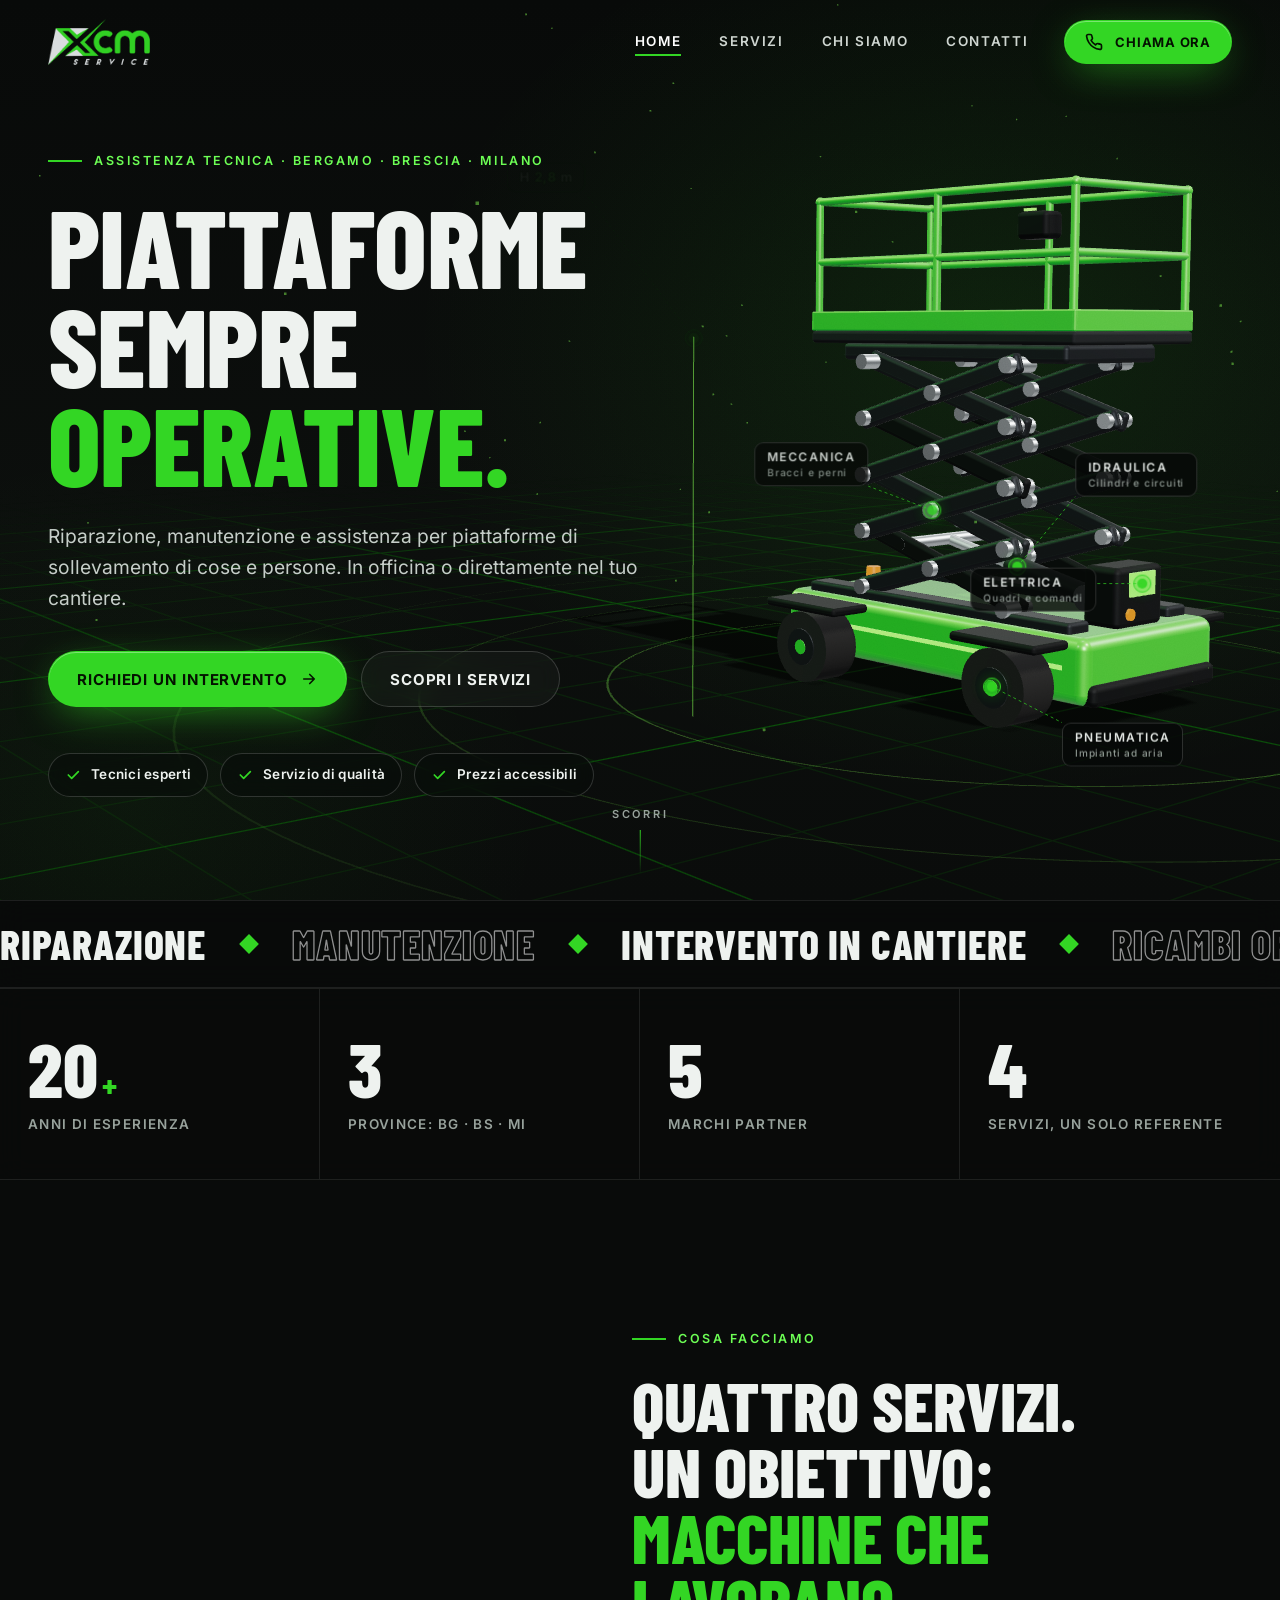
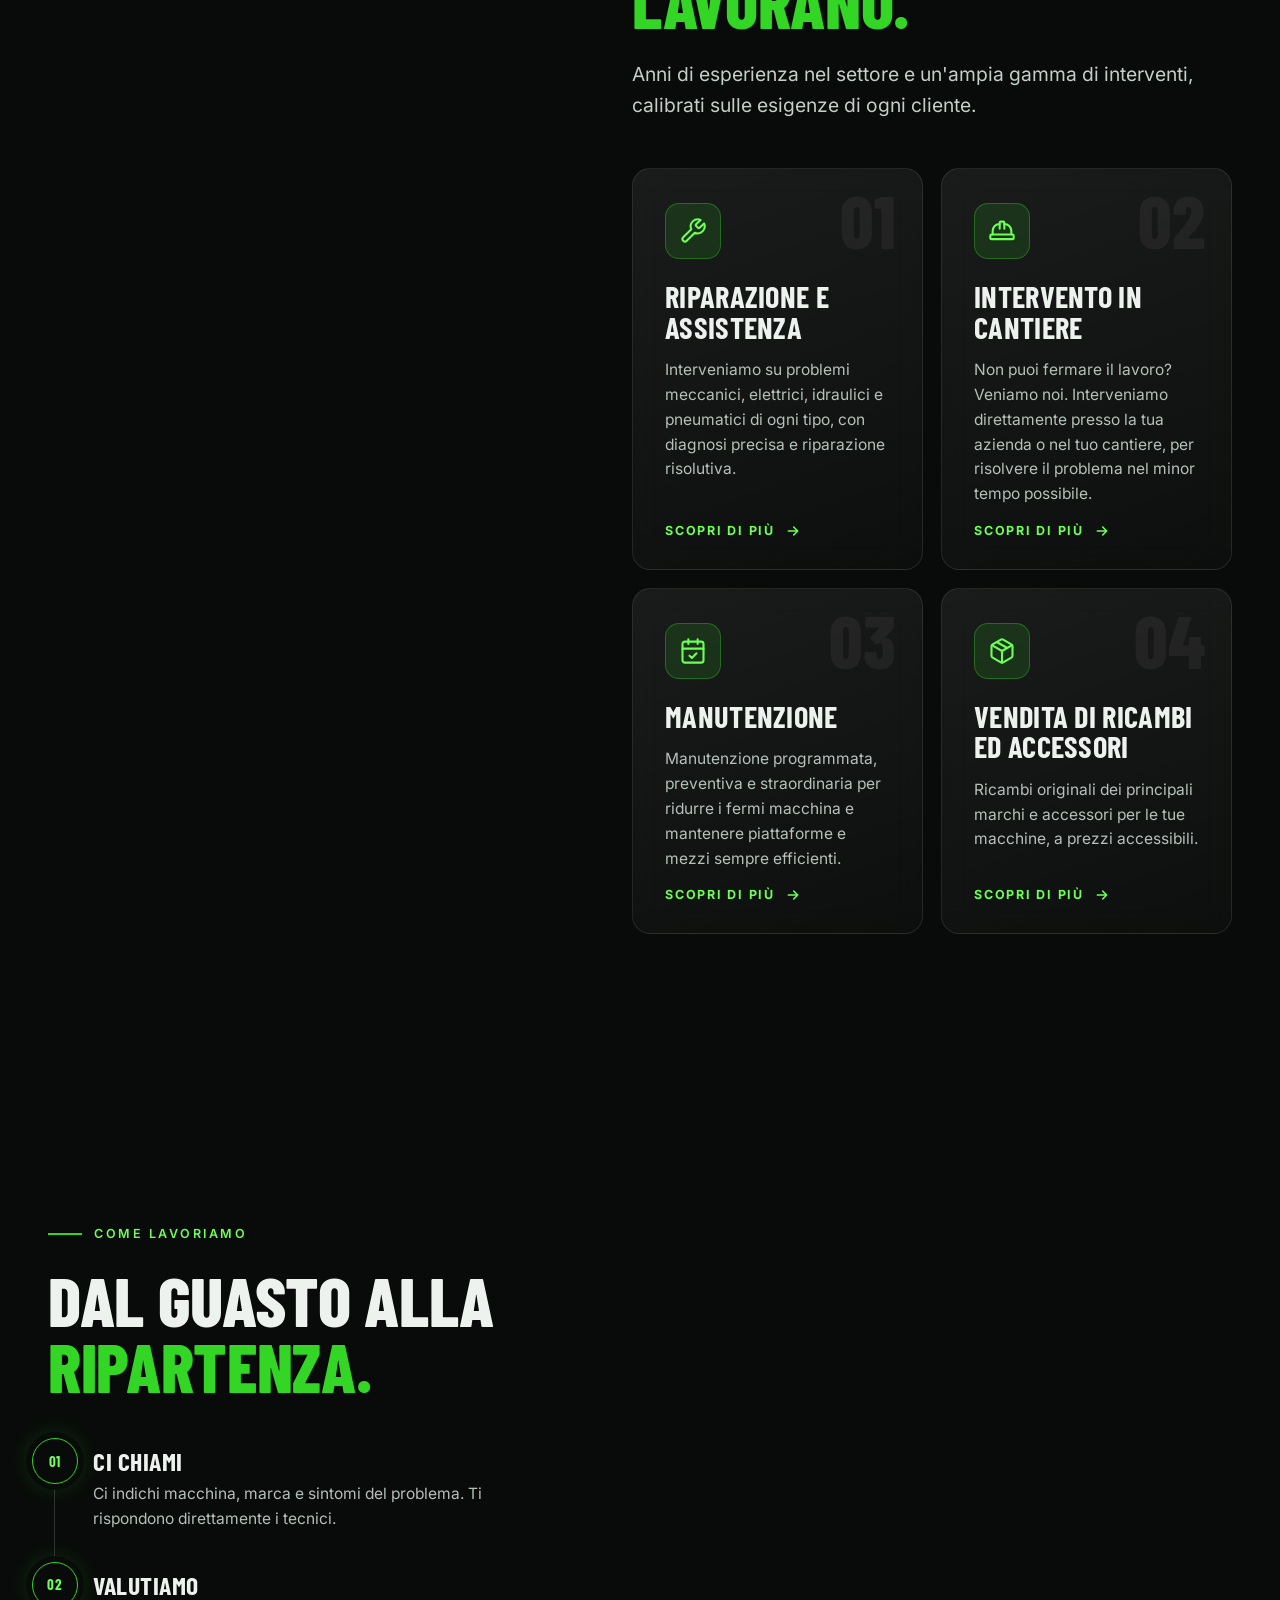
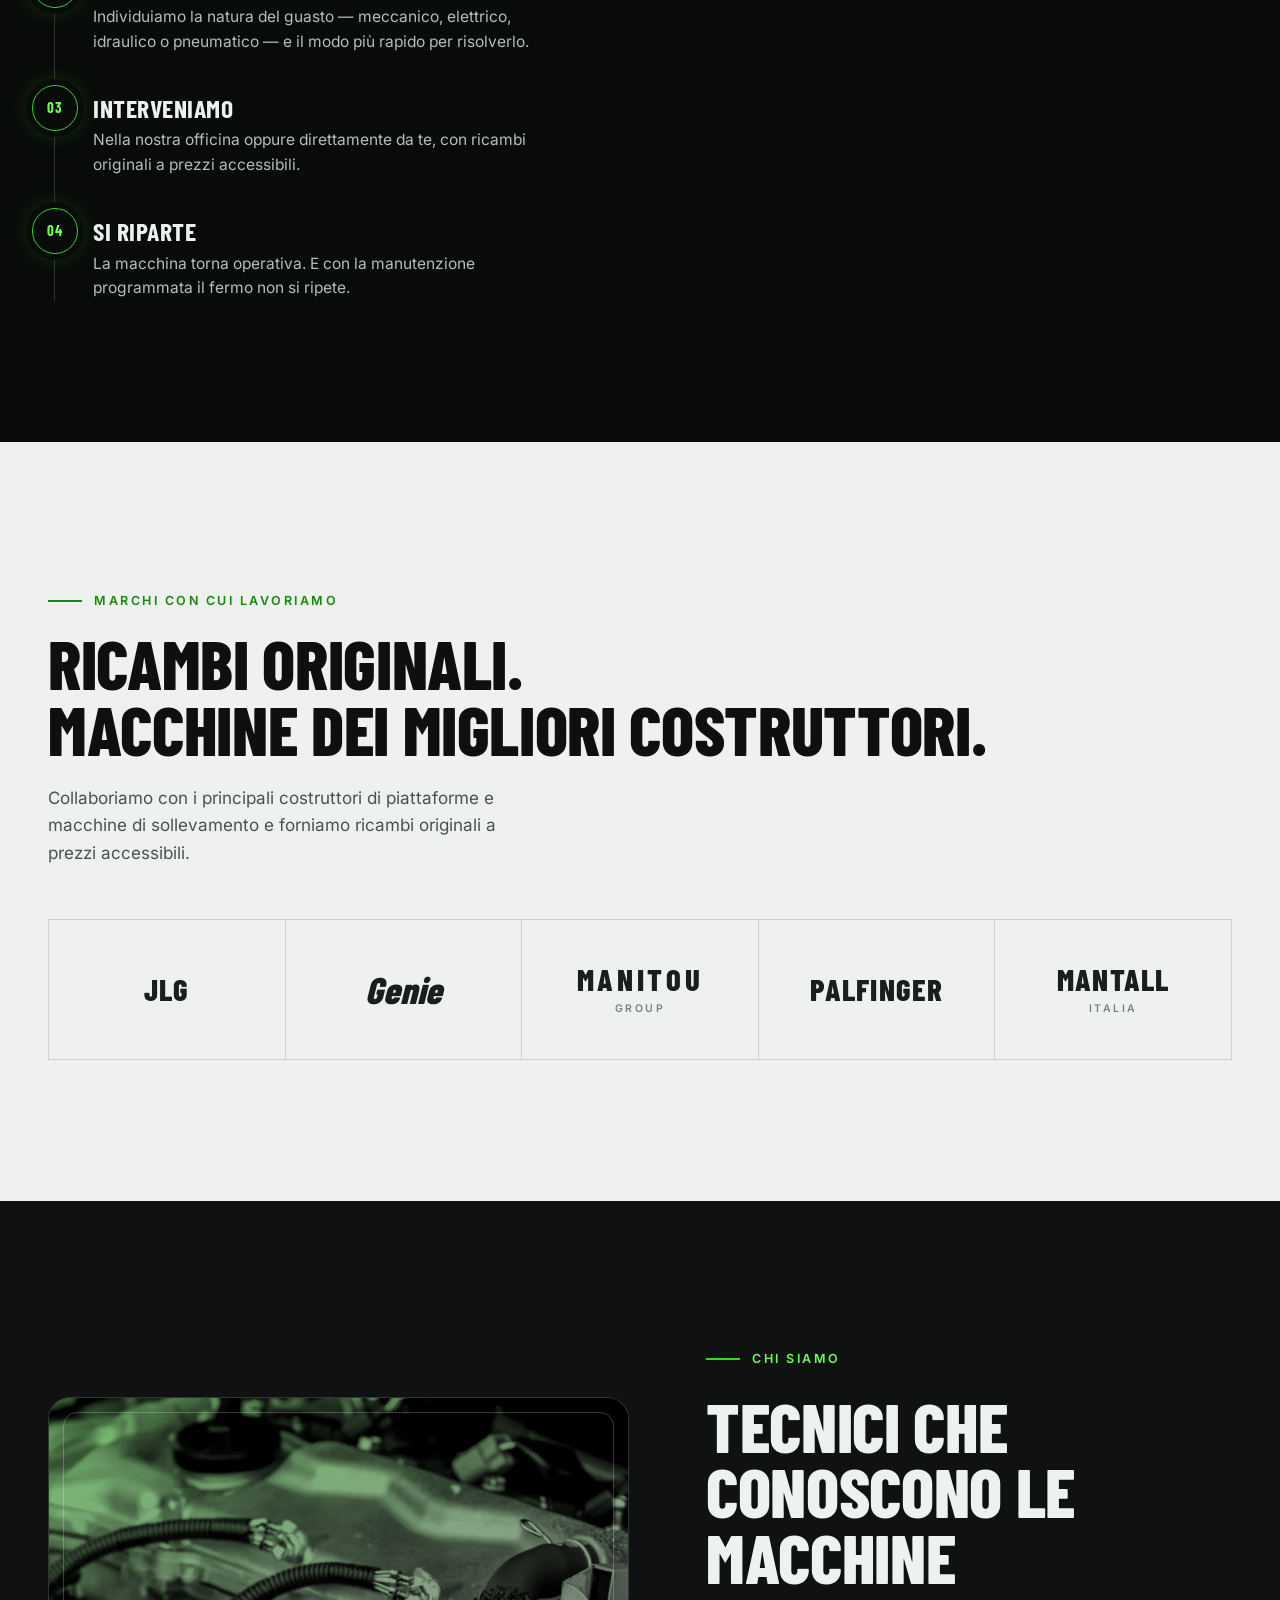
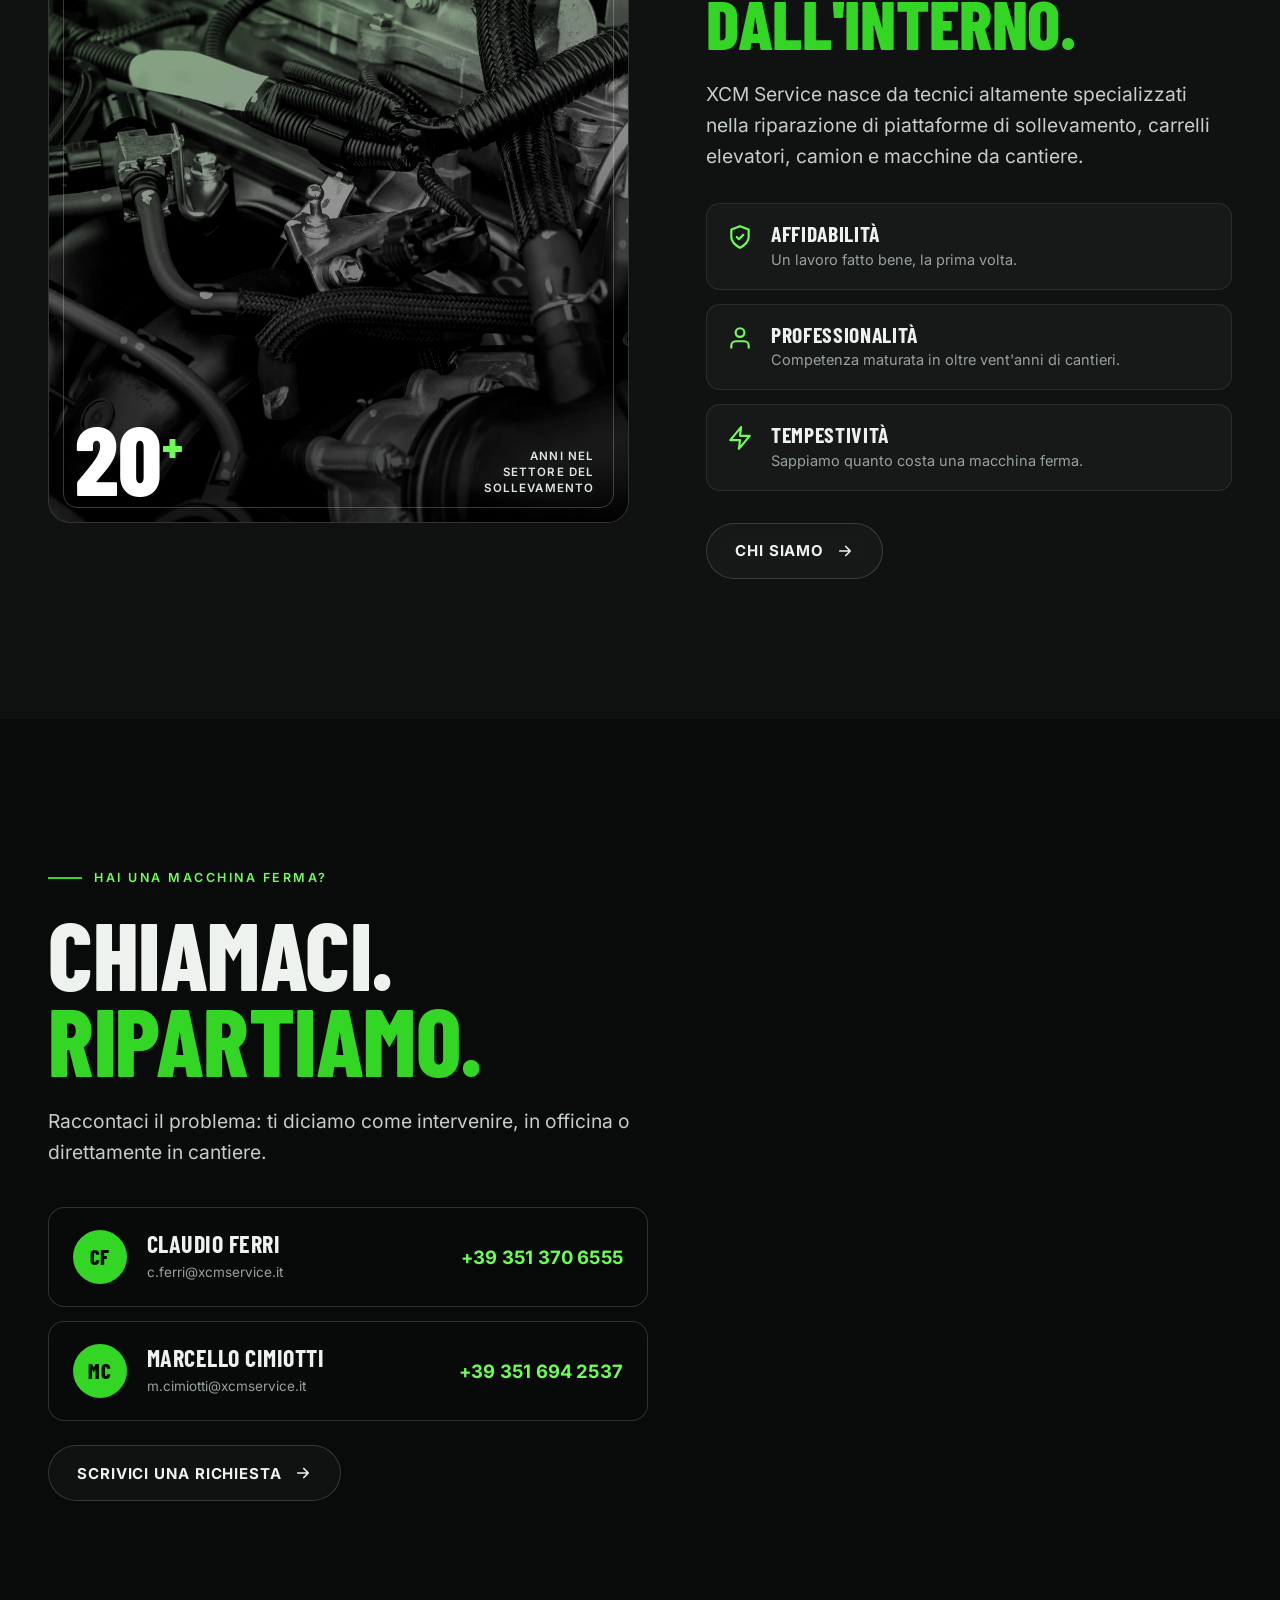
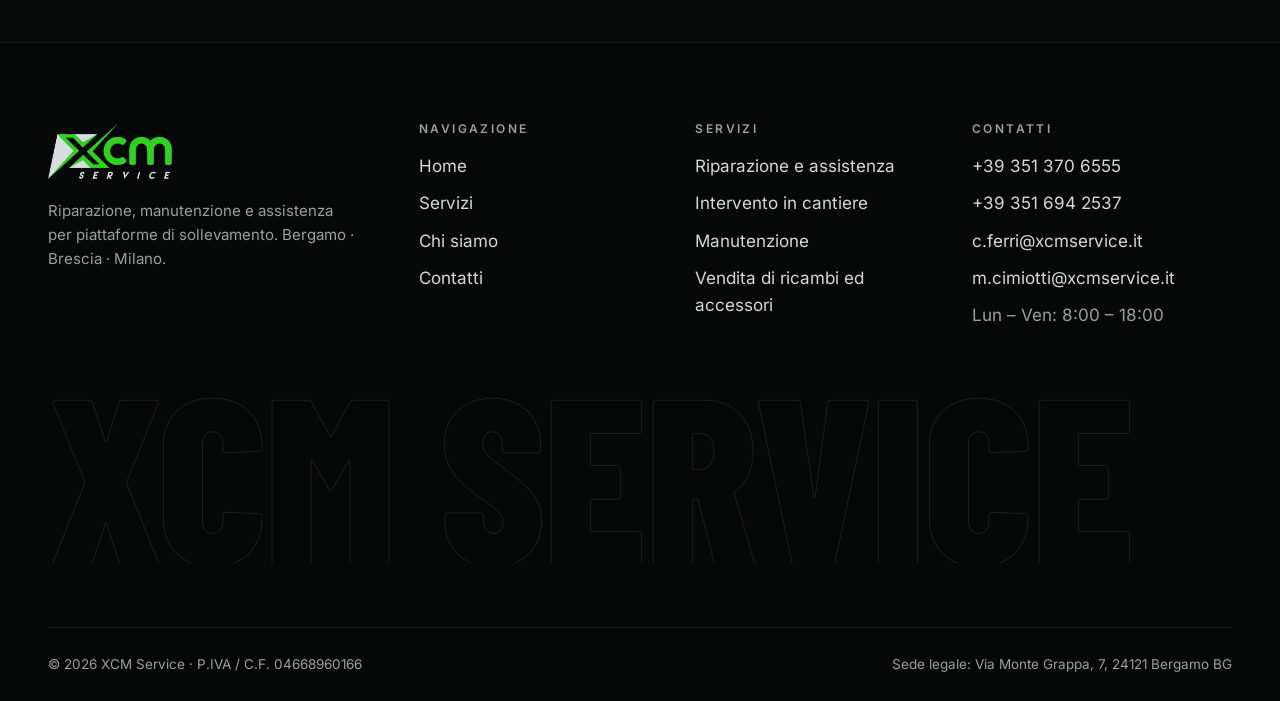
<file: index.html>
<!doctype html>
<html lang="it" class="no-js">
<head>
<meta charset="utf-8">
<meta name="robots" content="noindex, nofollow">
<meta name="viewport" content="width=device-width, initial-scale=1, viewport-fit=cover">
<title>XCM Service — Riparazione e manutenzione piattaforme di sollevamento | Bergamo, Brescia, Milano</title>
<meta name="description" content="Officina e assistenza tecnica per piattaforme di sollevamento, carrelli elevatori e macchine da cantiere. Riparazione, manutenzione, interventi in cantiere e ricambi originali tra Bergamo, Brescia e Milano.">
<meta name="theme-color" content="#090b0a">
<link rel="canonical" href="https://www.xcmservice.it/">
<meta property="og:type" content="website">
<meta property="og:locale" content="it_IT">
<meta property="og:site_name" content="XCM Service">
<meta property="og:title" content="XCM Service — Riparazione e manutenzione piattaforme di sollevamento | Bergamo, Brescia, Milano">
<meta property="og:description" content="Officina e assistenza tecnica per piattaforme di sollevamento, carrelli elevatori e macchine da cantiere. Riparazione, manutenzione, interventi in cantiere e ricambi originali tra Bergamo, Brescia e Milano.">
<meta property="og:url" content="https://www.xcmservice.it/">
<meta property="og:image" content="https://www.xcmservice.it/assets/img/og.jpg">
<meta name="twitter:card" content="summary_large_image">
<link rel="icon" href="assets/img/favicon.png" type="image/png">
<link rel="apple-touch-icon" href="assets/img/apple-touch-icon.png">
<link rel="manifest" href="site.webmanifest">
<link rel="preload" href="assets/fonts/barlow-condensed-latin-800-normal.woff2" as="font" type="font/woff2" crossorigin>
<link rel="preload" href="assets/fonts/inter-latin-wght-normal.woff2" as="font" type="font/woff2" crossorigin>
<link rel="stylesheet" href="assets/css/style.css">
<script>document.documentElement.classList.remove('no-js')</script>
<script type="application/ld+json">{"@context":"https://schema.org","@type":"LocalBusiness","@id":"https://www.xcmservice.it/#business","name":"XCM Service","url":"https://www.xcmservice.it/","image":"https://www.xcmservice.it/assets/img/og.jpg","description":"Riparazione, manutenzione e assistenza per piattaforme di sollevamento per cose e persone, carrelli elevatori e macchine da cantiere. Bergamo, Brescia, Milano.","telephone":"+393513706555","email":"c.ferri@xcmservice.it","vatID":"IT04668960166","address":{"@type":"PostalAddress","streetAddress":"Via Monte Grappa, 7","postalCode":"24121","addressLocality":"Bergamo","addressRegion":"BG","addressCountry":"IT"},"openingHoursSpecification":[{"@type":"OpeningHoursSpecification","dayOfWeek":["Monday","Tuesday","Wednesday","Thursday","Friday"],"opens":"08:00","closes":"18:00"}],"areaServed":["Bergamo","Brescia","Milano"],"contactPoint":[{"@type":"ContactPoint","name":"Claudio Ferri","telephone":"+393513706555","email":"c.ferri@xcmservice.it","contactType":"customer service","availableLanguage":"it"},{"@type":"ContactPoint","name":"Marcello Cimiotti","telephone":"+393516942537","email":"m.cimiotti@xcmservice.it","contactType":"customer service","availableLanguage":"it"}]}</script>
</head>
<body>
<div class="stage" aria-hidden="true"><canvas id="scene"></canvas></div>

<div id="hud" aria-hidden="true">
  <div class="tag" data-a="hyd"><i></i><span>Idraulica<small>Cilindri e circuiti</small></span></div>
  <div class="tag" data-a="ele"><i></i><span>Elettrica<small>Quadri e comandi</small></span></div>
  <div class="tag" data-a="mec"><i></i><span>Meccanica<small>Bracci e perni</small></span></div>
  <div class="tag" data-a="pne"><i></i><span>Pneumatica<small>Impianti ad aria</small></span></div>
  <div class="tag h-tag" data-a="height"><i></i><span>H <b>0,0</b> m</span></div>
</div>

<a class="skip" href="#main">Vai al contenuto</a>
<header class="site-header">
  <div class="wrap">
    <a class="logo" href="index.html" aria-label="XCM Service — Home"><img src="assets/img/logo-dark.png" alt="XCM Service" width="102" height="46"></a>
    <button class="burger" type="button" aria-expanded="false" aria-controls="primary-nav" aria-label="Apri il menu"><span></span><span></span><span></span></button>
    <nav class="nav" id="primary-nav" aria-label="Principale">
      <a href="index.html" aria-current="page">Home</a>
      <a href="servizi.html">Servizi</a>
      <a href="chi-siamo.html">Chi siamo</a>
      <a href="contatti.html">Contatti</a>
      <a class="btn btn-primary btn-sm" href="tel:+393513706555"><svg viewBox="0 0 24 24" aria-hidden="true"><path d="M22 16.9v3a2 2 0 0 1-2.2 2 19.8 19.8 0 0 1-8.6-3.1 19.5 19.5 0 0 1-6-6A19.8 19.8 0 0 1 2.1 4.2 2 2 0 0 1 4.1 2h3a2 2 0 0 1 2 1.7c.1 1 .4 1.9.7 2.8a2 2 0 0 1-.5 2.1L8.1 9.9a16 16 0 0 0 6 6l1.3-1.3a2 2 0 0 1 2.1-.4c.9.3 1.8.6 2.8.7a2 2 0 0 1 1.7 2z"/></svg>Chiama ora</a>
    </nav>
  </div>
</header>
<main id="main">

<section class="hero scene-sec model-right" data-pose="hero">
  <div class="wrap">
    <div class="content">
      <span class="eyebrow" data-reveal>Assistenza tecnica · Bergamo · Brescia · Milano</span>
      <h1 class="h-display h1" data-reveal>Piattaforme<br>sempre <span class="lime">operative.</span></h1>
      <p class="lead" data-reveal>Riparazione, manutenzione e assistenza per piattaforme di sollevamento di cose e persone. In officina o direttamente nel tuo cantiere.</p>
      <div class="btn-row" data-reveal>
        <a class="btn btn-primary" href="contatti.html">Richiedi un intervento <svg class="arrow" viewBox="0 0 24 24" aria-hidden="true"><path d="M5 12h14M13 6l6 6-6 6"/></svg></a>
        <a class="btn btn-ghost" href="servizi.html">Scopri i servizi</a>
      </div>
      <ul class="pillars" data-reveal>
        <li><svg viewBox="0 0 24 24" aria-hidden="true"><path d="m5 12 5 5L20 7"/></svg>Tecnici esperti</li>
        <li><svg viewBox="0 0 24 24" aria-hidden="true"><path d="m5 12 5 5L20 7"/></svg>Servizio di qualità</li>
        <li><svg viewBox="0 0 24 24" aria-hidden="true"><path d="m5 12 5 5L20 7"/></svg>Prezzi accessibili</li>
      </ul>
    </div>
  </div>
  <div class="scroll-hint" aria-hidden="true">Scorri</div>
</section>

<div class="ticker" aria-hidden="true"><div class="ticker-track"><span class="ticker-item">Riparazione<i></i></span><span class="ticker-item">Manutenzione<i></i></span><span class="ticker-item">Intervento in cantiere<i></i></span><span class="ticker-item">Ricambi originali<i></i></span><span class="ticker-item">Tecnici esperti<i></i></span><span class="ticker-item">Bergamo · Brescia · Milano<i></i></span><span class="ticker-item">Riparazione<i></i></span><span class="ticker-item">Manutenzione<i></i></span><span class="ticker-item">Intervento in cantiere<i></i></span><span class="ticker-item">Ricambi originali<i></i></span><span class="ticker-item">Tecnici esperti<i></i></span><span class="ticker-item">Bergamo · Brescia · Milano<i></i></span></div></div>

<div class="stats">
  <div class="stat"><div class="stat-n"><span data-count="20">20</span><sup>+</sup></div><div class="stat-l">Anni di esperienza</div></div>
  <div class="stat"><div class="stat-n"><span data-count="3">3</span></div><div class="stat-l">Province: BG · BS · MI</div></div>
  <div class="stat"><div class="stat-n"><span data-count="5">5</span></div><div class="stat-l">Marchi partner</div></div>
  <div class="stat"><div class="stat-n"><span data-count="4">4</span></div><div class="stat-l">Servizi, un solo referente</div></div>
</div>

<section class="sec scene-sec model-left" data-pose="left" id="servizi">
  <div class="wrap">
    <div class="content wide">
      <span class="eyebrow" data-reveal>Cosa facciamo</span>
      <h2 class="h-display h2" data-reveal>Quattro servizi.<br>Un obiettivo: <span class="lime">macchine che lavorano.</span></h2>
      <p class="lead" data-reveal>Anni di esperienza nel settore e un'ampia gamma di interventi, calibrati sulle esigenze di ogni cliente.</p>
      <div class="cards">
        <a class="card tilt" href="servizi.html#riparazione" data-reveal>
          <span class="num">01</span>
          <span class="ico"><svg viewBox="0 0 24 24" aria-hidden="true"><path d="M14.7 6.3a1 1 0 0 0 0 1.4l1.6 1.6a1 1 0 0 0 1.4 0l3.77-3.77a6 6 0 0 1-7.94 7.94l-6.91 6.91a2.12 2.12 0 0 1-3-3l6.91-6.91a6 6 0 0 1 7.94-7.94z"/></svg></span>
          <h3 class="h3">Riparazione e assistenza</h3>
          <p>Interveniamo su problemi meccanici, elettrici, idraulici e pneumatici di ogni tipo, con diagnosi precisa e riparazione risolutiva.</p>
          <span class="more">Scopri di più <svg viewBox="0 0 24 24" aria-hidden="true"><path d="M5 12h14M13 6l6 6-6 6"/></svg></span>
        </a>
        <a class="card tilt" href="servizi.html#cantiere" data-reveal>
          <span class="num">02</span>
          <span class="ico"><svg viewBox="0 0 24 24" aria-hidden="true"><path d="M2 18a1 1 0 0 0 1 1h18a1 1 0 0 0 1-1v-2a1 1 0 0 0-1-1H3a1 1 0 0 0-1 1z"/><path d="M10 10V5a1 1 0 0 1 1-1h2a1 1 0 0 1 1 1v5"/><path d="M4 15v-3a6 6 0 0 1 6-6"/><path d="M14 6a6 6 0 0 1 6 6v3"/></svg></span>
          <h3 class="h3">Intervento in cantiere</h3>
          <p>Non puoi fermare il lavoro? Veniamo noi. Interveniamo direttamente presso la tua azienda o nel tuo cantiere, per risolvere il problema nel minor tempo possibile.</p>
          <span class="more">Scopri di più <svg viewBox="0 0 24 24" aria-hidden="true"><path d="M5 12h14M13 6l6 6-6 6"/></svg></span>
        </a>
        <a class="card tilt" href="servizi.html#manutenzione" data-reveal>
          <span class="num">03</span>
          <span class="ico"><svg viewBox="0 0 24 24" aria-hidden="true"><rect x="3" y="4" width="18" height="18" rx="2"/><path d="M16 2v4M8 2v4M3 10h18M9 16l2 2 4-4"/></svg></span>
          <h3 class="h3">Manutenzione</h3>
          <p>Manutenzione programmata, preventiva e straordinaria per ridurre i fermi macchina e mantenere piattaforme e mezzi sempre efficienti.</p>
          <span class="more">Scopri di più <svg viewBox="0 0 24 24" aria-hidden="true"><path d="M5 12h14M13 6l6 6-6 6"/></svg></span>
        </a>
        <a class="card tilt" href="servizi.html#ricambi" data-reveal>
          <span class="num">04</span>
          <span class="ico"><svg viewBox="0 0 24 24" aria-hidden="true"><path d="m7.5 4.27 9 5.15"/><path d="M21 8a2 2 0 0 0-1-1.73l-7-4a2 2 0 0 0-2 0l-7 4A2 2 0 0 0 3 8v8a2 2 0 0 0 1 1.73l7 4a2 2 0 0 0 2 0l7-4A2 2 0 0 0 21 16z"/><path d="m3.3 7 8.7 5 8.7-5M12 22V12"/></svg></span>
          <h3 class="h3">Vendita di ricambi ed accessori</h3>
          <p>Ricambi originali dei principali marchi e accessori per le tue macchine, a prezzi accessibili.</p>
          <span class="more">Scopri di più <svg viewBox="0 0 24 24" aria-hidden="true"><path d="M5 12h14M13 6l6 6-6 6"/></svg></span>
        </a>
      </div>
    </div>
  </div>
</section>

<section class="sec scene-sec model-right" data-pose="right">
  <div class="wrap">
    <div class="content">
      <span class="eyebrow" data-reveal>Come lavoriamo</span>
      <h2 class="h-display h2" data-reveal>Dal guasto alla <span class="lime">ripartenza.</span></h2>
      <div class="steps">
        <div class="step" data-reveal><h3>Ci chiami</h3><p>Ci indichi macchina, marca e sintomi del problema. Ti rispondono direttamente i tecnici.</p></div>
        <div class="step" data-reveal><h3>Valutiamo</h3><p>Individuiamo la natura del guasto — meccanico, elettrico, idraulico o pneumatico — e il modo più rapido per risolverlo.</p></div>
        <div class="step" data-reveal><h3>Interveniamo</h3><p>Nella nostra officina oppure direttamente da te, con ricambi originali a prezzi accessibili.</p></div>
        <div class="step" data-reveal><h3>Si riparte</h3><p>La macchina torna operativa. E con la manutenzione programmata il fermo non si ripete.</p></div>
      </div>
    </div>
  </div>
</section>


<section class="band-light sec">
  <div class="wrap">
    <div class="brands-head">
      <div>
        <span class="eyebrow" data-reveal>Marchi con cui lavoriamo</span>
        <h2 class="h-display h2" style="margin-top:20px" data-reveal>Ricambi originali.<br>Macchine dei migliori costruttori.</h2>
      </div>
      <p data-reveal>Collaboriamo con i principali costruttori di piattaforme e macchine di sollevamento e forniamo ricambi originali a prezzi accessibili.</p>
    </div>
    <div class="brands" data-reveal>
      <div class="brand b-jlg"><span>JLG</span></div>
      <div class="brand b-genie"><span>Genie</span></div>
      <div class="brand b-manitou"><span>Manitou<small>Group</small></span></div>
      <div class="brand b-palfinger"><span>Palfinger</span></div>
      <div class="brand b-mantall"><span>Mantall<small>Italia</small></span></div>
    </div>
  </div>
</section>

<section class="sec" style="background:var(--bg-2);position:relative;z-index:1">
  <div class="wrap about-grid">
    <div class="photo" data-reveal>
      <img src="assets/img/engine.webp" alt="Dettaglio di un motore con tubazioni e cablaggi" loading="lazy" width="1800" height="1196">
      <div class="badge"><b>20<sup>+</sup></b><span>Anni nel settore del sollevamento</span></div>
    </div>
    <div class="content" style="max-width:none">
      <span class="eyebrow" data-reveal>Chi siamo</span>
      <h2 class="h-display h2" data-reveal>Tecnici che conoscono le macchine <span class="lime">dall'interno.</span></h2>
      <p class="lead" data-reveal>XCM Service nasce da tecnici altamente specializzati nella riparazione di piattaforme di sollevamento, carrelli elevatori, camion e macchine da cantiere.</p>
      <div class="values">
        <div class="value" data-reveal><svg viewBox="0 0 24 24" aria-hidden="true"><path d="M12 22s8-4 8-10V5l-8-3-8 3v7c0 6 8 10 8 10z"/><path d="m9 12 2 2 4-4"/></svg><div><b>Affidabilità</b><span>Un lavoro fatto bene, la prima volta.</span></div></div>
        <div class="value" data-reveal><svg viewBox="0 0 24 24" aria-hidden="true"><path d="M20 21v-2a4 4 0 0 0-4-4H8a4 4 0 0 0-4 4v2"/><circle cx="12" cy="7" r="4"/></svg><div><b>Professionalità</b><span>Competenza maturata in oltre vent'anni di cantieri.</span></div></div>
        <div class="value" data-reveal><svg viewBox="0 0 24 24" aria-hidden="true"><path d="M13 2 3 14h9l-1 8 10-12h-9z"/></svg><div><b>Tempestività</b><span>Sappiamo quanto costa una macchina ferma.</span></div></div>
      </div>
      <div class="btn-row" data-reveal style="margin-top:32px"><a class="btn btn-ghost" href="chi-siamo.html">Chi siamo <svg class="arrow" viewBox="0 0 24 24" aria-hidden="true"><path d="M5 12h14M13 6l6 6-6 6"/></svg></a></div>
    </div>
  </div>
</section>


<section class="sec scene-sec model-right" data-pose="rightFull">
  <div class="wrap">
    <div class="content wide">
      <span class="eyebrow" data-reveal>Hai una macchina ferma?</span>
      <h2 class="h-display cta-title" data-reveal>Chiamaci.<br><span class="lime">Ripartiamo.</span></h2>
      <p class="lead" data-reveal>Raccontaci il problema: ti diciamo come intervenire, in officina o direttamente in cantiere.</p>
      <div class="contact-cards">
        <a class="pcard" href="tel:+393513706555" data-reveal><span class="ava">CF</span><span><b>Claudio Ferri</b><small>c.ferri@xcmservice.it</small></span><span class="tel">+39 351 370 6555</span></a>
        <a class="pcard" href="tel:+393516942537" data-reveal><span class="ava">MC</span><span><b>Marcello Cimiotti</b><small>m.cimiotti@xcmservice.it</small></span><span class="tel">+39 351 694 2537</span></a>
      </div>
      <div class="btn-row" data-reveal><a class="btn btn-ghost" href="contatti.html">Scrivici una richiesta <svg class="arrow" viewBox="0 0 24 24" aria-hidden="true"><path d="M5 12h14M13 6l6 6-6 6"/></svg></a></div>
    </div>
  </div>
</section>

</main>

<footer class="site-footer">
  <div class="wrap">
    <div class="foot-grid">
      <div class="foot-brand">
        <img src="assets/img/logo-dark.png" alt="XCM Service" width="124" height="56" loading="lazy">
        <p>Riparazione, manutenzione e assistenza per piattaforme di sollevamento. Bergamo · Brescia · Milano.</p>
      </div>
      <div>
        <h4>Navigazione</h4>
        <ul><li><a href="index.html">Home</a></li><li><a href="servizi.html">Servizi</a></li><li><a href="chi-siamo.html">Chi siamo</a></li><li><a href="contatti.html">Contatti</a></li></ul>
      </div>
      <div>
        <h4>Servizi</h4>
        <ul><li><a href="servizi.html#riparazione">Riparazione e assistenza</a></li><li><a href="servizi.html#cantiere">Intervento in cantiere</a></li><li><a href="servizi.html#manutenzione">Manutenzione</a></li><li><a href="servizi.html#ricambi">Vendita di ricambi ed accessori</a></li></ul>
      </div>
      <div>
        <h4>Contatti</h4>
        <ul>
          <li><a href="tel:+393513706555">+39 351 370 6555</a></li>
          <li><a href="tel:+393516942537">+39 351 694 2537</a></li>
          <li><a href="mailto:c.ferri@xcmservice.it">c.ferri@xcmservice.it</a></li>
          <li><a href="mailto:m.cimiotti@xcmservice.it">m.cimiotti@xcmservice.it</a></li>
          <li class="muted">Lun – Ven: 8:00 – 18:00</li>
        </ul>
      </div>
    </div>
    <div class="big-word" aria-hidden="true">XCM Service</div>
    <div class="foot-bottom">
      <span>© <span data-year>2026</span> XCM Service · P.IVA / C.F. 04668960166</span>
      <span>Sede legale: Via Monte Grappa, 7, 24121 Bergamo BG</span>
    </div>
  </div>
</footer>
<script src="assets/js/app.js" defer></script>
</body>
</html>
</file>
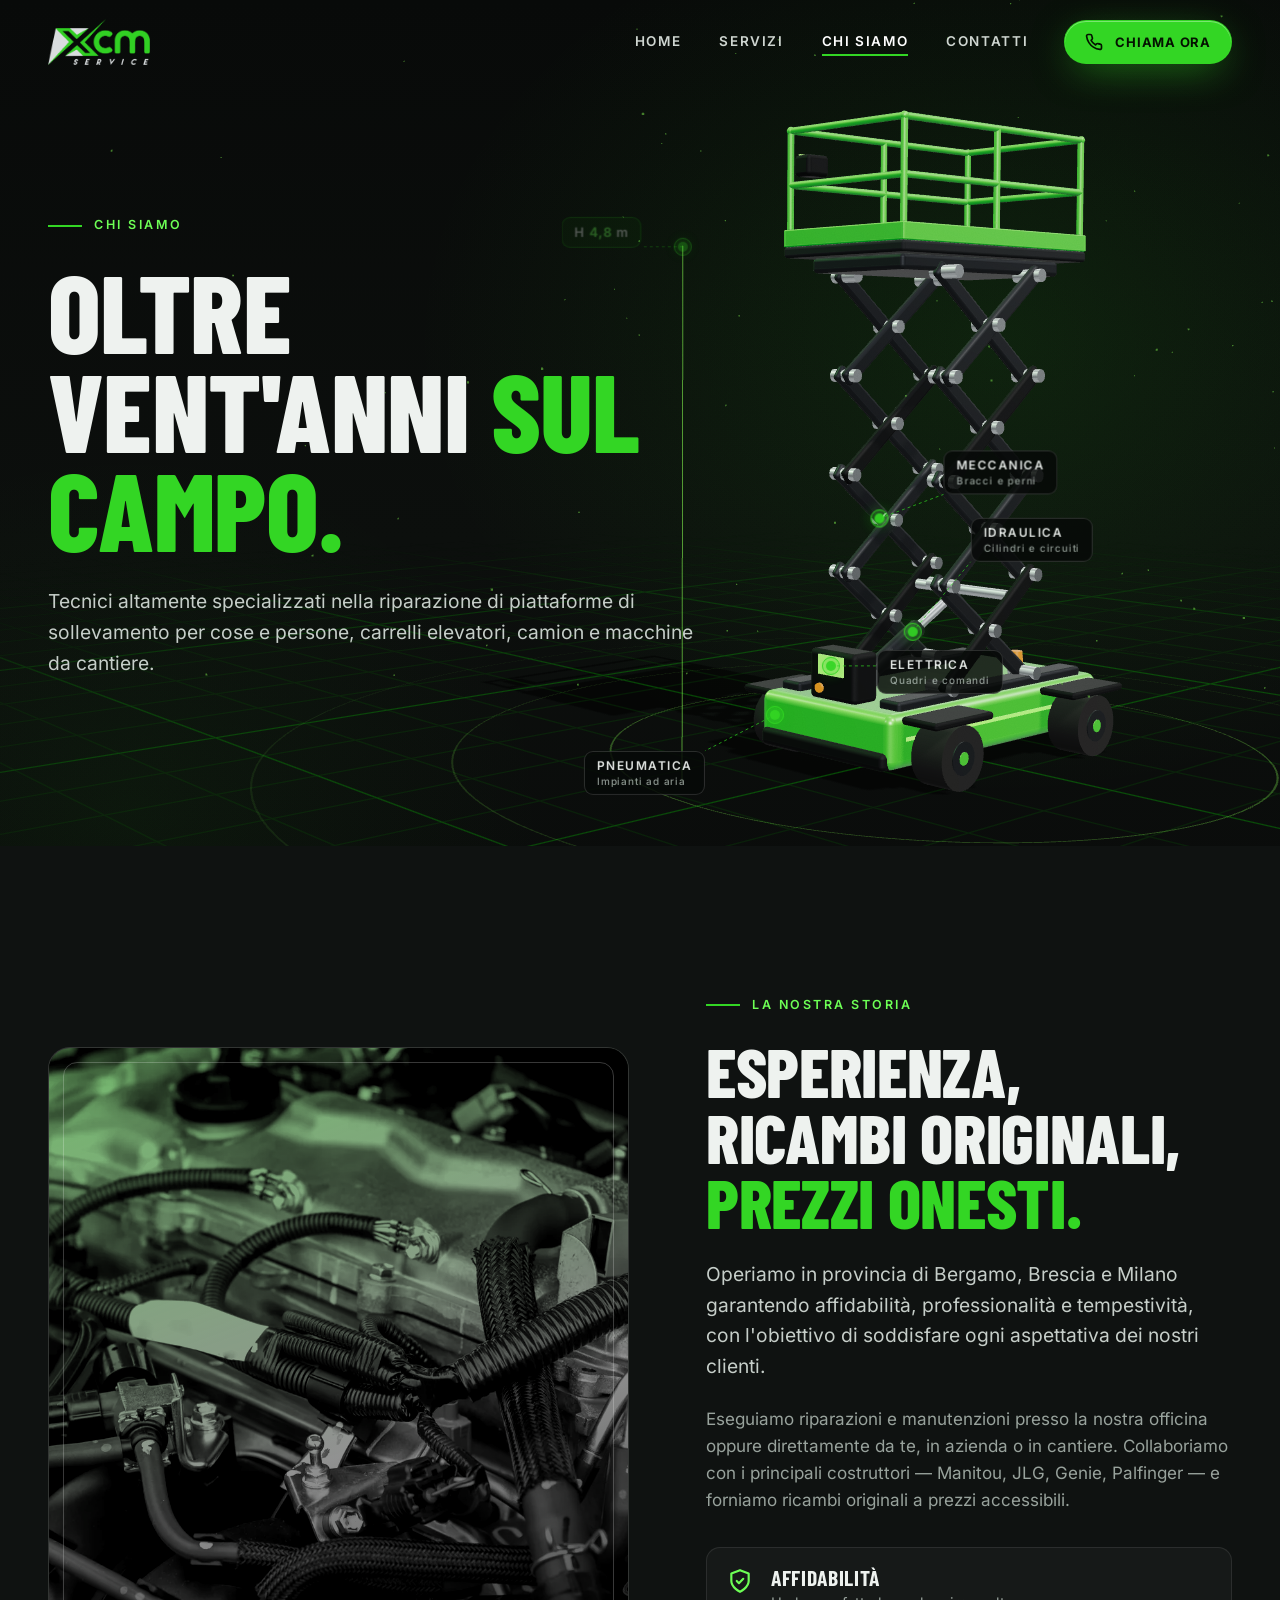
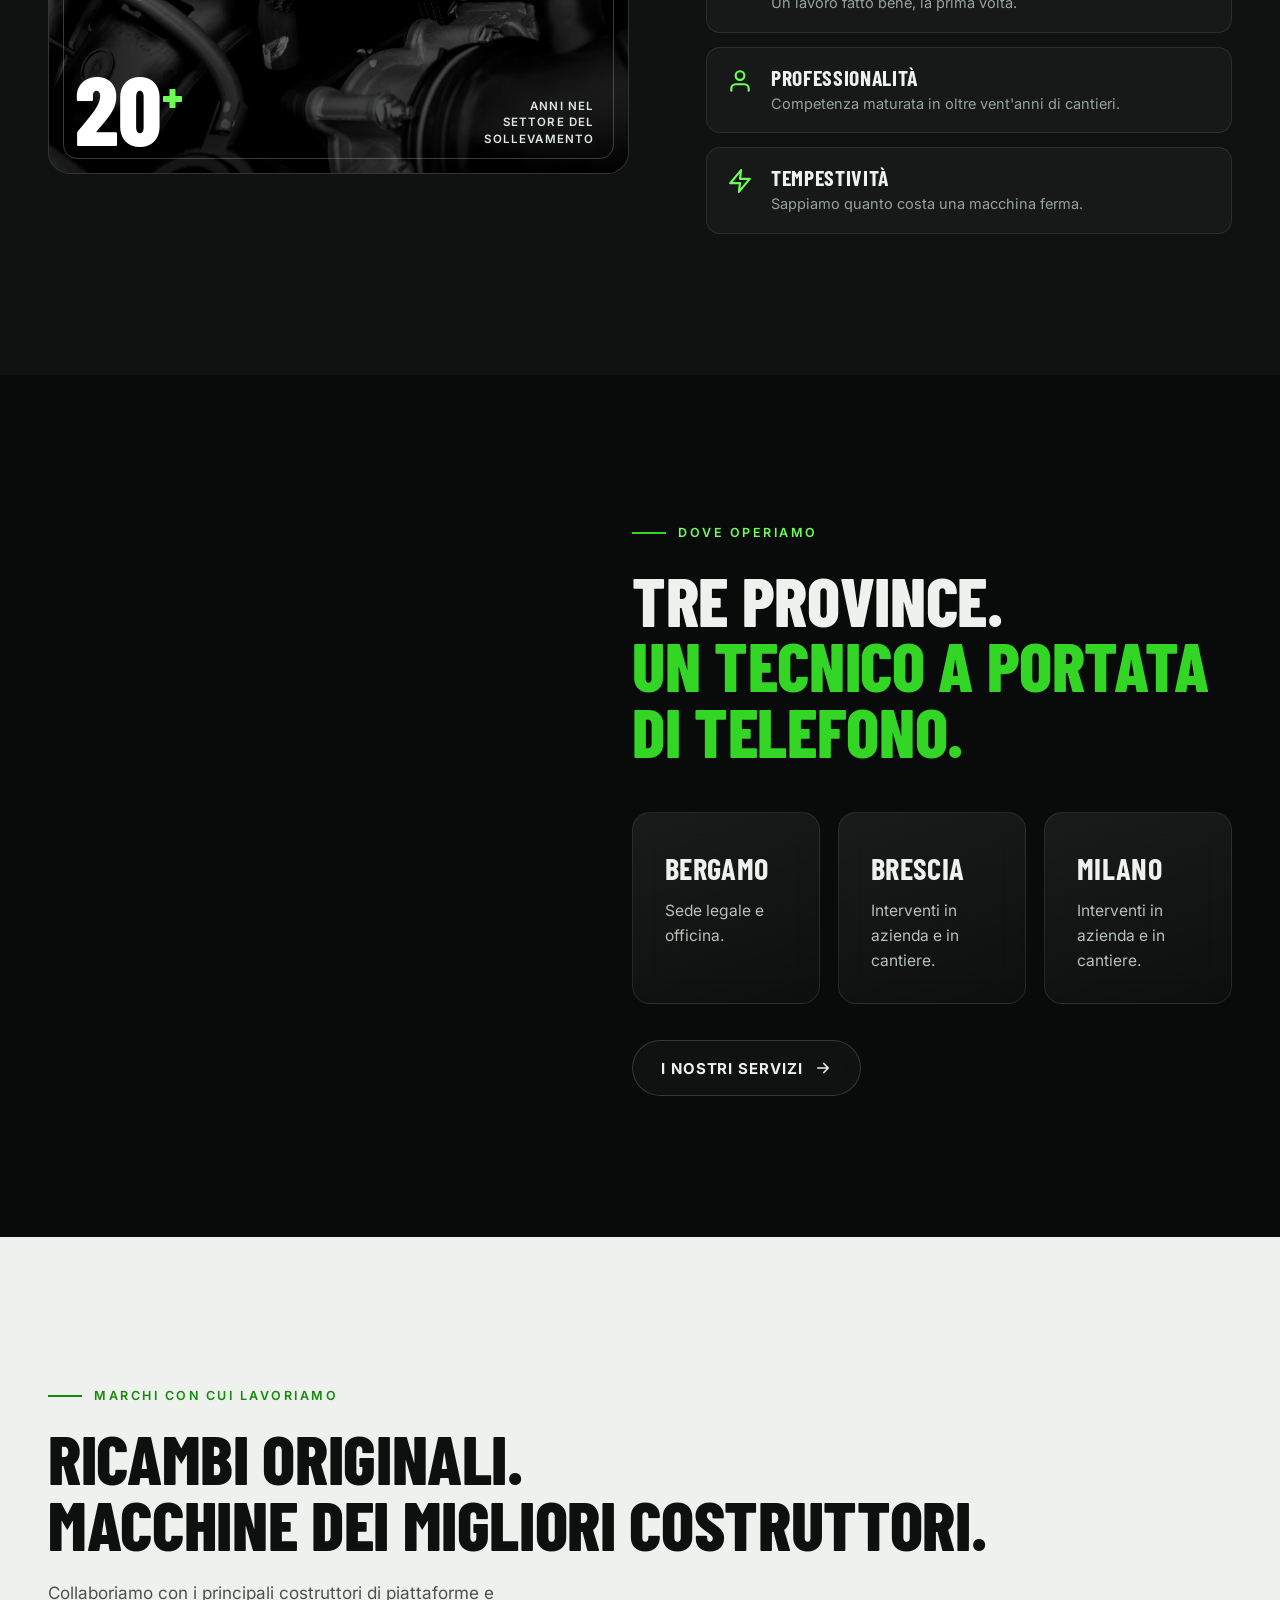
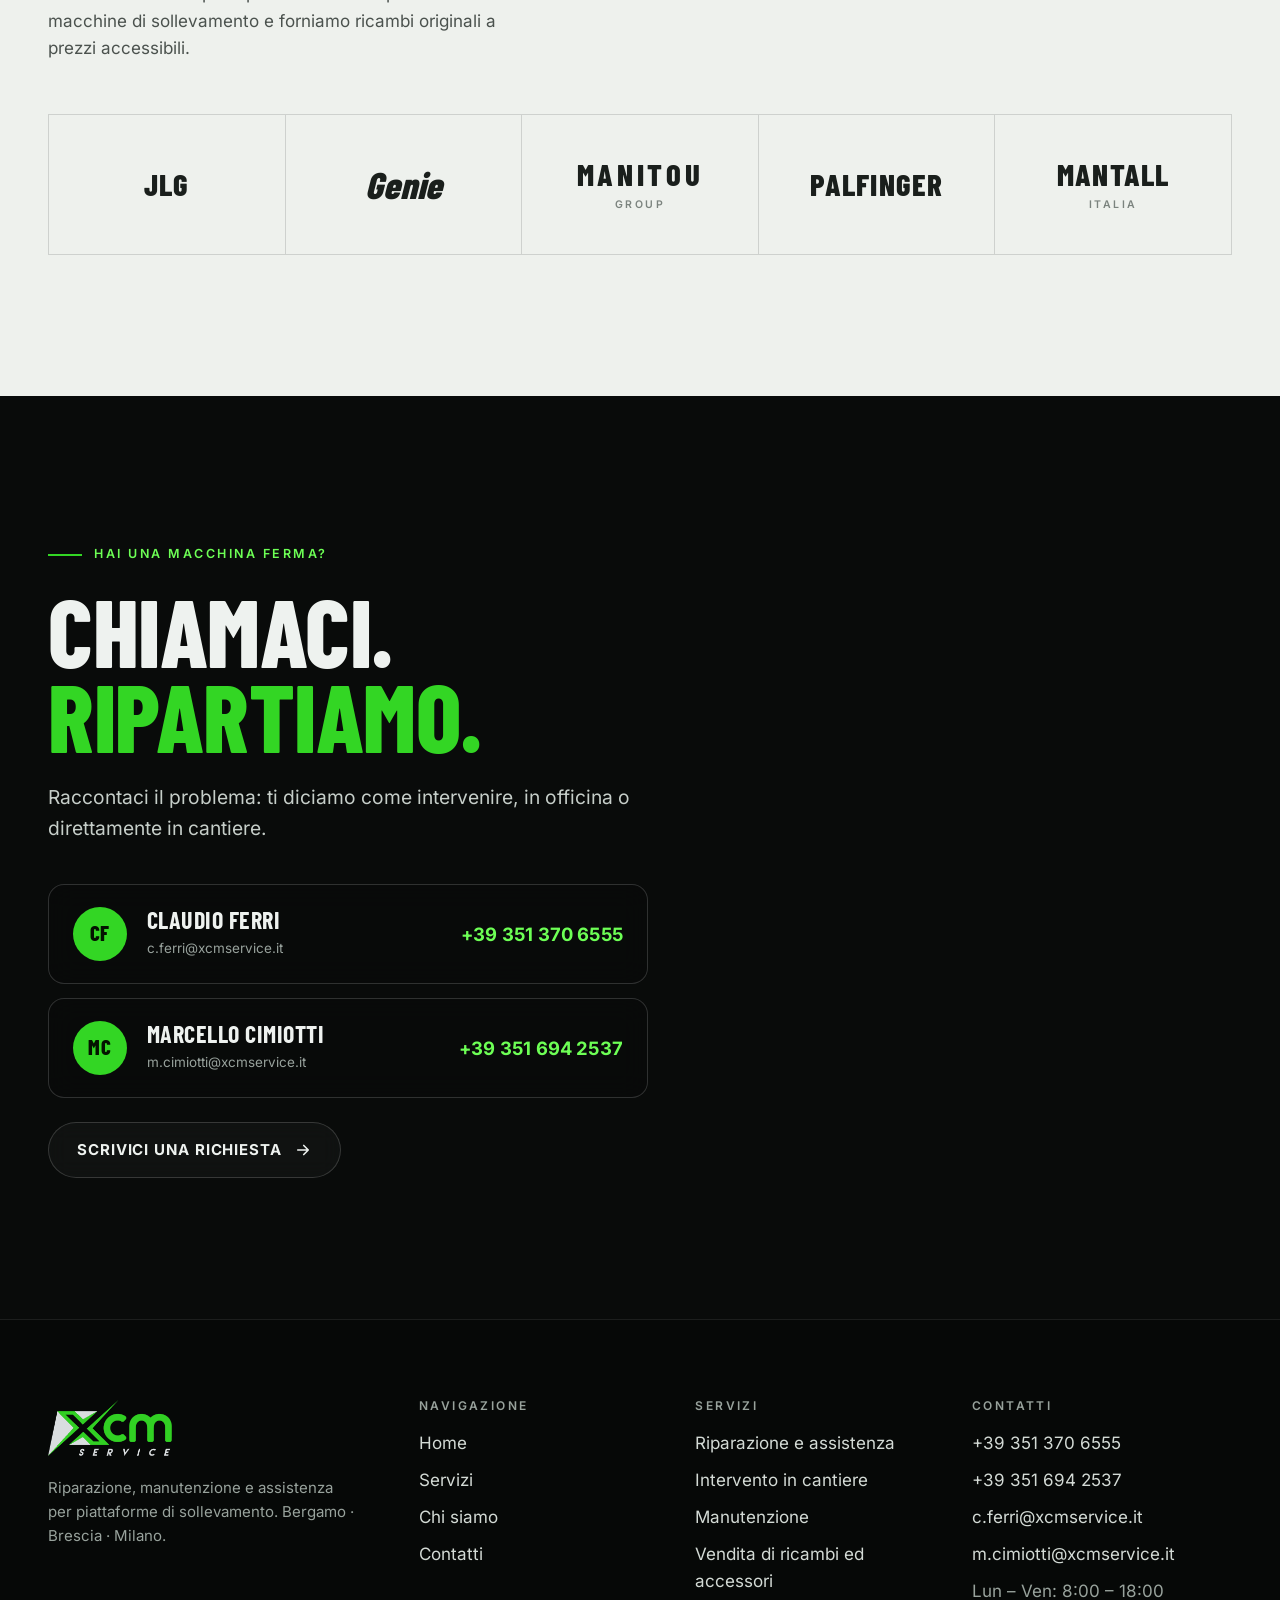
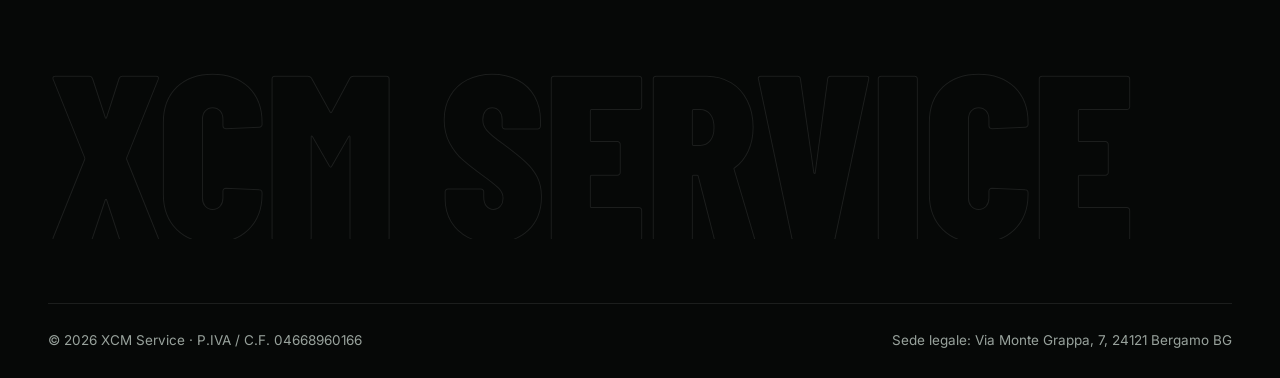
<file: chi-siamo.html>
<!doctype html>
<html lang="it" class="no-js">
<head>
<meta charset="utf-8">
<meta name="robots" content="noindex, nofollow">
<meta name="viewport" content="width=device-width, initial-scale=1, viewport-fit=cover">
<title>Chi siamo — Oltre vent'anni di esperienza | XCM Service</title>
<meta name="description" content="Tecnici altamente specializzati nella riparazione di piattaforme di sollevamento. Operiamo a Bergamo, Brescia e Milano con ricambi originali e prezzi accessibili.">
<meta name="theme-color" content="#090b0a">
<link rel="canonical" href="https://www.xcmservice.it/chi-siamo">
<meta property="og:type" content="website">
<meta property="og:locale" content="it_IT">
<meta property="og:site_name" content="XCM Service">
<meta property="og:title" content="Chi siamo — Oltre vent'anni di esperienza | XCM Service">
<meta property="og:description" content="Tecnici altamente specializzati nella riparazione di piattaforme di sollevamento. Operiamo a Bergamo, Brescia e Milano con ricambi originali e prezzi accessibili.">
<meta property="og:url" content="https://www.xcmservice.it/chi-siamo">
<meta property="og:image" content="https://www.xcmservice.it/assets/img/og.jpg">
<meta name="twitter:card" content="summary_large_image">
<link rel="icon" href="assets/img/favicon.png" type="image/png">
<link rel="apple-touch-icon" href="assets/img/apple-touch-icon.png">
<link rel="manifest" href="site.webmanifest">
<link rel="preload" href="assets/fonts/barlow-condensed-latin-800-normal.woff2" as="font" type="font/woff2" crossorigin>
<link rel="preload" href="assets/fonts/inter-latin-wght-normal.woff2" as="font" type="font/woff2" crossorigin>
<link rel="stylesheet" href="assets/css/style.css">
<script>document.documentElement.classList.remove('no-js')</script>
<script type="application/ld+json">{"@context":"https://schema.org","@type":"LocalBusiness","@id":"https://www.xcmservice.it/#business","name":"XCM Service","url":"https://www.xcmservice.it/","image":"https://www.xcmservice.it/assets/img/og.jpg","description":"Riparazione, manutenzione e assistenza per piattaforme di sollevamento per cose e persone, carrelli elevatori e macchine da cantiere. Bergamo, Brescia, Milano.","telephone":"+393513706555","email":"c.ferri@xcmservice.it","vatID":"IT04668960166","address":{"@type":"PostalAddress","streetAddress":"Via Monte Grappa, 7","postalCode":"24121","addressLocality":"Bergamo","addressRegion":"BG","addressCountry":"IT"},"openingHoursSpecification":[{"@type":"OpeningHoursSpecification","dayOfWeek":["Monday","Tuesday","Wednesday","Thursday","Friday"],"opens":"08:00","closes":"18:00"}],"areaServed":["Bergamo","Brescia","Milano"],"contactPoint":[{"@type":"ContactPoint","name":"Claudio Ferri","telephone":"+393513706555","email":"c.ferri@xcmservice.it","contactType":"customer service","availableLanguage":"it"},{"@type":"ContactPoint","name":"Marcello Cimiotti","telephone":"+393516942537","email":"m.cimiotti@xcmservice.it","contactType":"customer service","availableLanguage":"it"}]}</script>
</head>
<body>
<div class="stage" aria-hidden="true"><canvas id="scene"></canvas></div>

<div id="hud" aria-hidden="true">
  <div class="tag" data-a="hyd"><i></i><span>Idraulica<small>Cilindri e circuiti</small></span></div>
  <div class="tag" data-a="ele"><i></i><span>Elettrica<small>Quadri e comandi</small></span></div>
  <div class="tag" data-a="mec"><i></i><span>Meccanica<small>Bracci e perni</small></span></div>
  <div class="tag" data-a="pne"><i></i><span>Pneumatica<small>Impianti ad aria</small></span></div>
  <div class="tag h-tag" data-a="height"><i></i><span>H <b>0,0</b> m</span></div>
</div>

<a class="skip" href="#main">Vai al contenuto</a>
<header class="site-header">
  <div class="wrap">
    <a class="logo" href="index.html" aria-label="XCM Service — Home"><img src="assets/img/logo-dark.png" alt="XCM Service" width="102" height="46"></a>
    <button class="burger" type="button" aria-expanded="false" aria-controls="primary-nav" aria-label="Apri il menu"><span></span><span></span><span></span></button>
    <nav class="nav" id="primary-nav" aria-label="Principale">
      <a href="index.html">Home</a>
      <a href="servizi.html">Servizi</a>
      <a href="chi-siamo.html" aria-current="page">Chi siamo</a>
      <a href="contatti.html">Contatti</a>
      <a class="btn btn-primary btn-sm" href="tel:+393513706555"><svg viewBox="0 0 24 24" aria-hidden="true"><path d="M22 16.9v3a2 2 0 0 1-2.2 2 19.8 19.8 0 0 1-8.6-3.1 19.5 19.5 0 0 1-6-6A19.8 19.8 0 0 1 2.1 4.2 2 2 0 0 1 4.1 2h3a2 2 0 0 1 2 1.7c.1 1 .4 1.9.7 2.8a2 2 0 0 1-.5 2.1L8.1 9.9a16 16 0 0 0 6 6l1.3-1.3a2 2 0 0 1 2.1-.4c.9.3 1.8.6 2.8.7a2 2 0 0 1 1.7 2z"/></svg>Chiama ora</a>
    </nav>
  </div>
</header>
<main id="main">

<section class="hero sub scene-sec model-right" data-pose="heroC">
  <div class="wrap">
    <div class="content">
      <span class="eyebrow" data-reveal>Chi siamo</span>
      <h1 class="h-display h1" data-reveal>Oltre vent'anni <span class="lime">sul campo.</span></h1>
      <p class="lead" data-reveal>Tecnici altamente specializzati nella riparazione di piattaforme di sollevamento per cose e persone, carrelli elevatori, camion e macchine da cantiere.</p>
    </div>
  </div>
</section>

<section class="sec" style="background:var(--bg-2);position:relative;z-index:1">
  <div class="wrap about-grid">
    <div class="photo" data-reveal>
      <img src="assets/img/engine.webp" alt="Dettaglio di un motore con tubazioni e cablaggi" loading="lazy" width="1800" height="1196">
      <div class="badge"><b>20<sup>+</sup></b><span>Anni nel settore del sollevamento</span></div>
    </div>
    <div class="content" style="max-width:none">
      <span class="eyebrow" data-reveal>La nostra storia</span>
      <h2 class="h-display h2" data-reveal>Esperienza, ricambi originali, <span class="lime">prezzi onesti.</span></h2>
      <p class="lead" data-reveal>Operiamo in provincia di Bergamo, Brescia e Milano garantendo affidabilità, professionalità e tempestività, con l'obiettivo di soddisfare ogni aspettativa dei nostri clienti.</p>
      <p class="muted" data-reveal>Eseguiamo riparazioni e manutenzioni presso la nostra officina oppure direttamente da te, in azienda o in cantiere. Collaboriamo con i principali costruttori — Manitou, JLG, Genie, Palfinger — e forniamo ricambi originali a prezzi accessibili.</p>
      <div class="values">
        <div class="value" data-reveal><svg viewBox="0 0 24 24" aria-hidden="true"><path d="M12 22s8-4 8-10V5l-8-3-8 3v7c0 6 8 10 8 10z"/><path d="m9 12 2 2 4-4"/></svg><div><b>Affidabilità</b><span>Un lavoro fatto bene, la prima volta.</span></div></div>
        <div class="value" data-reveal><svg viewBox="0 0 24 24" aria-hidden="true"><path d="M20 21v-2a4 4 0 0 0-4-4H8a4 4 0 0 0-4 4v2"/><circle cx="12" cy="7" r="4"/></svg><div><b>Professionalità</b><span>Competenza maturata in oltre vent'anni di cantieri.</span></div></div>
        <div class="value" data-reveal><svg viewBox="0 0 24 24" aria-hidden="true"><path d="M13 2 3 14h9l-1 8 10-12h-9z"/></svg><div><b>Tempestività</b><span>Sappiamo quanto costa una macchina ferma.</span></div></div>
      </div>
    </div>
  </div>
</section>

<section class="sec scene-sec model-left" data-pose="left">
  <div class="wrap">
    <div class="content wide">
      <span class="eyebrow" data-reveal>Dove operiamo</span>
      <h2 class="h-display h2" data-reveal>Tre province.<br><span class="lime">Un tecnico a portata di telefono.</span></h2>
      <div class="cards" style="grid-template-columns:repeat(3,1fr)">
        <div class="card" data-reveal style="min-height:0"><h3 class="h3">Bergamo</h3><p>Sede legale e officina.</p></div>
        <div class="card" data-reveal style="min-height:0"><h3 class="h3">Brescia</h3><p>Interventi in azienda e in cantiere.</p></div>
        <div class="card" data-reveal style="min-height:0"><h3 class="h3">Milano</h3><p>Interventi in azienda e in cantiere.</p></div>
      </div>
      <div class="btn-row" data-reveal style="margin-top:36px"><a class="btn btn-ghost" href="servizi.html">I nostri servizi <svg class="arrow" viewBox="0 0 24 24" aria-hidden="true"><path d="M5 12h14M13 6l6 6-6 6"/></svg></a></div>
    </div>
  </div>
</section>


<section class="band-light sec">
  <div class="wrap">
    <div class="brands-head">
      <div>
        <span class="eyebrow" data-reveal>Marchi con cui lavoriamo</span>
        <h2 class="h-display h2" style="margin-top:20px" data-reveal>Ricambi originali.<br>Macchine dei migliori costruttori.</h2>
      </div>
      <p data-reveal>Collaboriamo con i principali costruttori di piattaforme e macchine di sollevamento e forniamo ricambi originali a prezzi accessibili.</p>
    </div>
    <div class="brands" data-reveal>
      <div class="brand b-jlg"><span>JLG</span></div>
      <div class="brand b-genie"><span>Genie</span></div>
      <div class="brand b-manitou"><span>Manitou<small>Group</small></span></div>
      <div class="brand b-palfinger"><span>Palfinger</span></div>
      <div class="brand b-mantall"><span>Mantall<small>Italia</small></span></div>
    </div>
  </div>
</section>

<section class="sec scene-sec model-right" data-pose="rightFull">
  <div class="wrap">
    <div class="content wide">
      <span class="eyebrow" data-reveal>Hai una macchina ferma?</span>
      <h2 class="h-display cta-title" data-reveal>Chiamaci.<br><span class="lime">Ripartiamo.</span></h2>
      <p class="lead" data-reveal>Raccontaci il problema: ti diciamo come intervenire, in officina o direttamente in cantiere.</p>
      <div class="contact-cards">
        <a class="pcard" href="tel:+393513706555" data-reveal><span class="ava">CF</span><span><b>Claudio Ferri</b><small>c.ferri@xcmservice.it</small></span><span class="tel">+39 351 370 6555</span></a>
        <a class="pcard" href="tel:+393516942537" data-reveal><span class="ava">MC</span><span><b>Marcello Cimiotti</b><small>m.cimiotti@xcmservice.it</small></span><span class="tel">+39 351 694 2537</span></a>
      </div>
      <div class="btn-row" data-reveal><a class="btn btn-ghost" href="contatti.html">Scrivici una richiesta <svg class="arrow" viewBox="0 0 24 24" aria-hidden="true"><path d="M5 12h14M13 6l6 6-6 6"/></svg></a></div>
    </div>
  </div>
</section>

</main>

<footer class="site-footer">
  <div class="wrap">
    <div class="foot-grid">
      <div class="foot-brand">
        <img src="assets/img/logo-dark.png" alt="XCM Service" width="124" height="56" loading="lazy">
        <p>Riparazione, manutenzione e assistenza per piattaforme di sollevamento. Bergamo · Brescia · Milano.</p>
      </div>
      <div>
        <h4>Navigazione</h4>
        <ul><li><a href="index.html">Home</a></li><li><a href="servizi.html">Servizi</a></li><li><a href="chi-siamo.html">Chi siamo</a></li><li><a href="contatti.html">Contatti</a></li></ul>
      </div>
      <div>
        <h4>Servizi</h4>
        <ul><li><a href="servizi.html#riparazione">Riparazione e assistenza</a></li><li><a href="servizi.html#cantiere">Intervento in cantiere</a></li><li><a href="servizi.html#manutenzione">Manutenzione</a></li><li><a href="servizi.html#ricambi">Vendita di ricambi ed accessori</a></li></ul>
      </div>
      <div>
        <h4>Contatti</h4>
        <ul>
          <li><a href="tel:+393513706555">+39 351 370 6555</a></li>
          <li><a href="tel:+393516942537">+39 351 694 2537</a></li>
          <li><a href="mailto:c.ferri@xcmservice.it">c.ferri@xcmservice.it</a></li>
          <li><a href="mailto:m.cimiotti@xcmservice.it">m.cimiotti@xcmservice.it</a></li>
          <li class="muted">Lun – Ven: 8:00 – 18:00</li>
        </ul>
      </div>
    </div>
    <div class="big-word" aria-hidden="true">XCM Service</div>
    <div class="foot-bottom">
      <span>© <span data-year>2026</span> XCM Service · P.IVA / C.F. 04668960166</span>
      <span>Sede legale: Via Monte Grappa, 7, 24121 Bergamo BG</span>
    </div>
  </div>
</footer>
<script src="assets/js/app.js" defer></script>
</body>
</html>
</file>
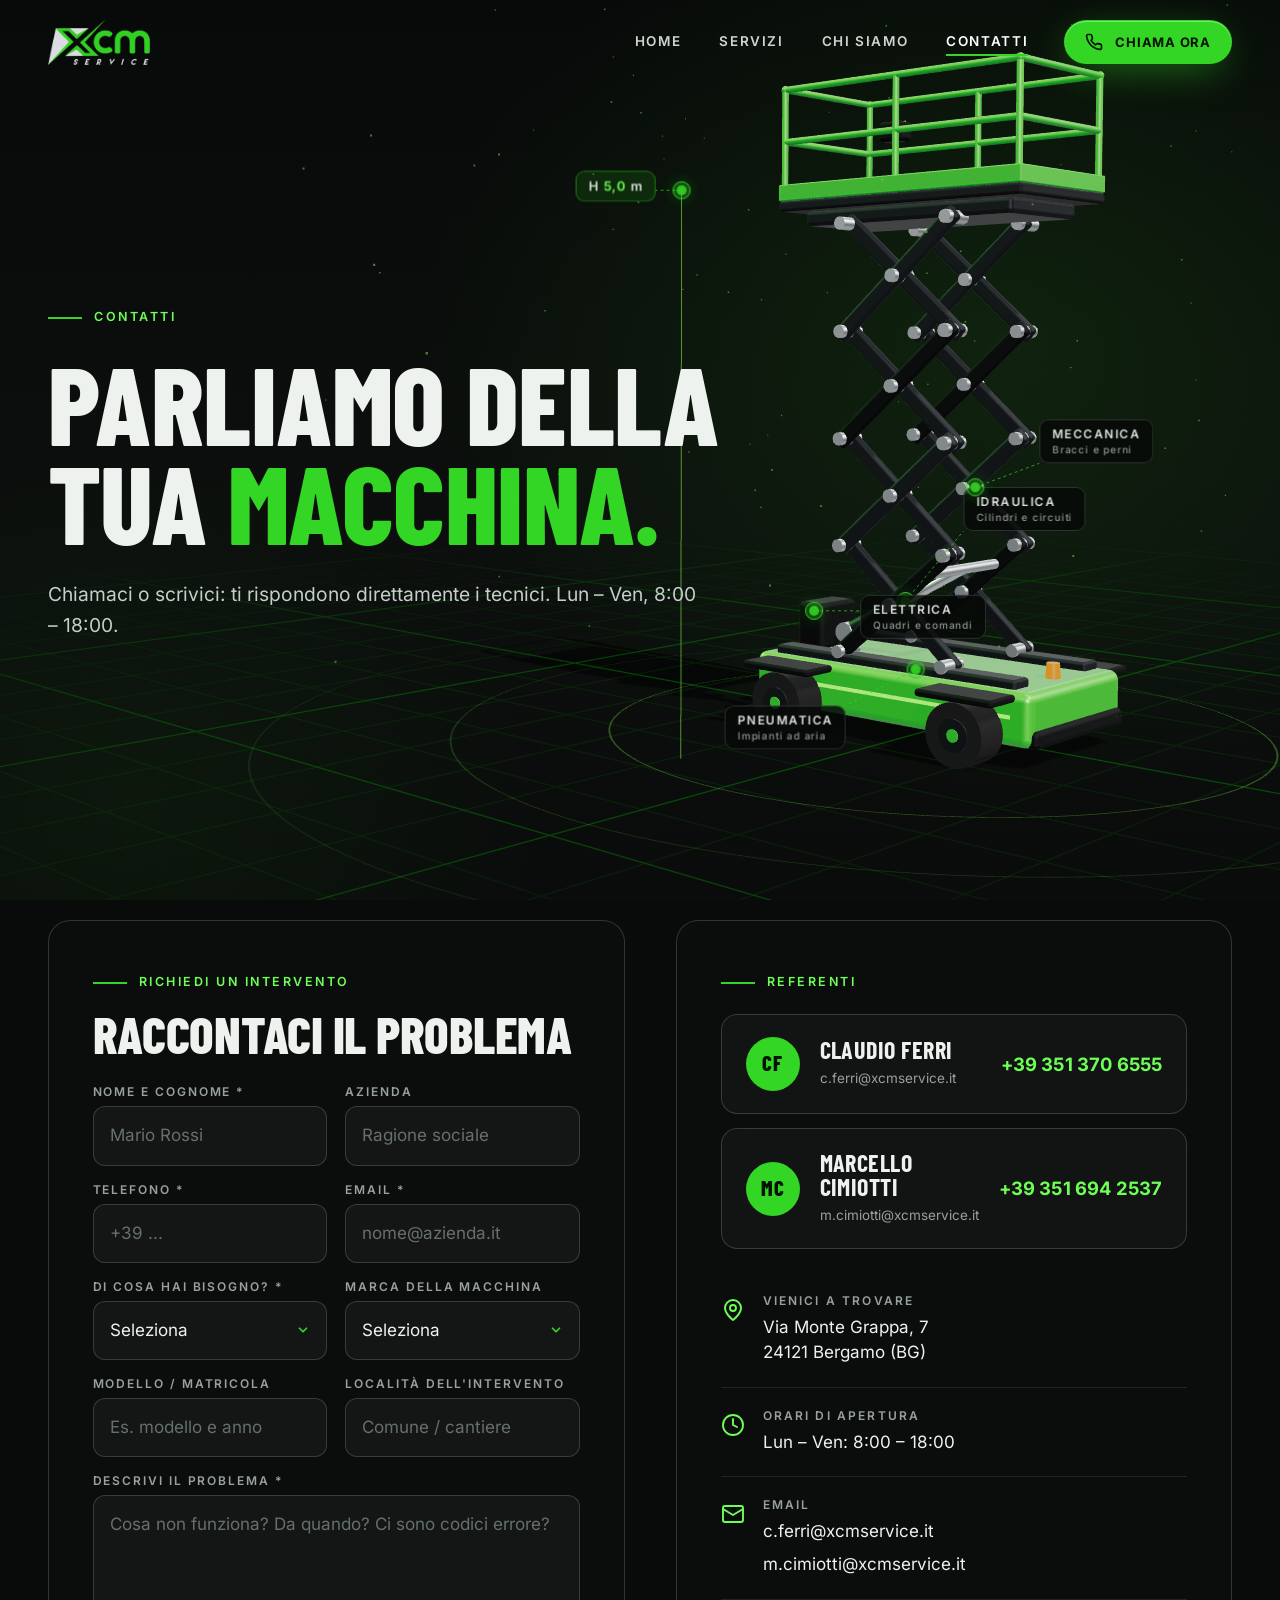
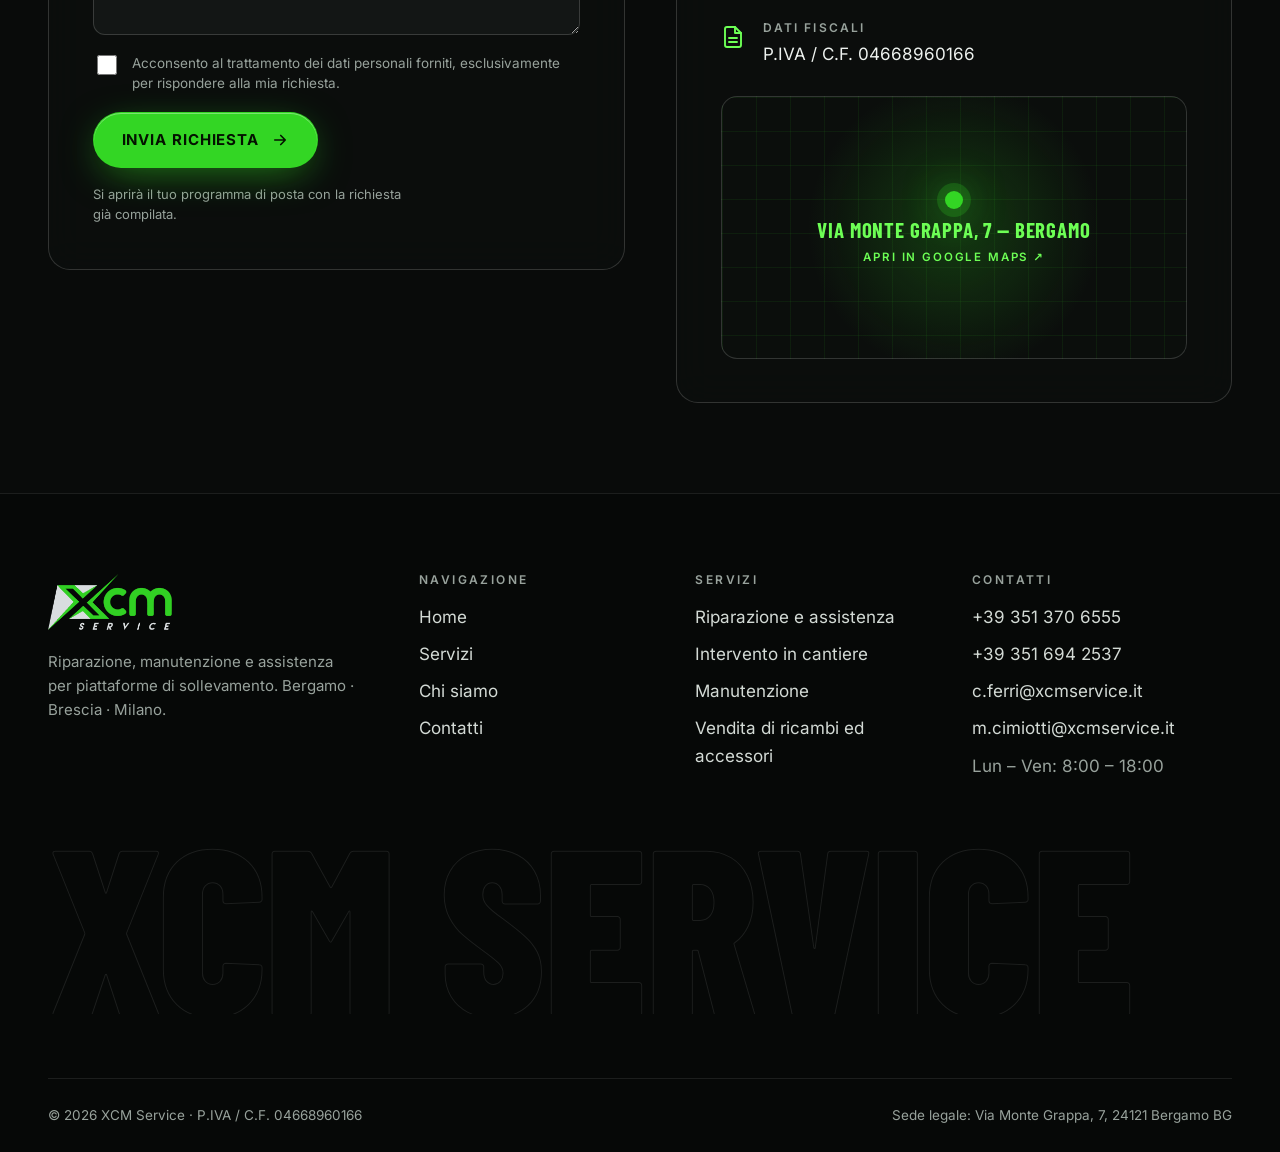
<file: contatti.html>
<!doctype html>
<html lang="it" class="no-js">
<head>
<meta charset="utf-8">
<meta name="robots" content="noindex, nofollow">
<meta name="viewport" content="width=device-width, initial-scale=1, viewport-fit=cover">
<title>Contatti — Richiedi un intervento | XCM Service</title>
<meta name="description" content="Contatta XCM Service: Via Monte Grappa 7, Bergamo. Lun–Ven 8:00–18:00. Claudio Ferri +39 351 370 6555, Marcello Cimiotti +39 351 694 2537.">
<meta name="theme-color" content="#090b0a">
<link rel="canonical" href="https://www.xcmservice.it/contatti">
<meta property="og:type" content="website">
<meta property="og:locale" content="it_IT">
<meta property="og:site_name" content="XCM Service">
<meta property="og:title" content="Contatti — Richiedi un intervento | XCM Service">
<meta property="og:description" content="Contatta XCM Service: Via Monte Grappa 7, Bergamo. Lun–Ven 8:00–18:00. Claudio Ferri +39 351 370 6555, Marcello Cimiotti +39 351 694 2537.">
<meta property="og:url" content="https://www.xcmservice.it/contatti">
<meta property="og:image" content="https://www.xcmservice.it/assets/img/og.jpg">
<meta name="twitter:card" content="summary_large_image">
<link rel="icon" href="assets/img/favicon.png" type="image/png">
<link rel="apple-touch-icon" href="assets/img/apple-touch-icon.png">
<link rel="manifest" href="site.webmanifest">
<link rel="preload" href="assets/fonts/barlow-condensed-latin-800-normal.woff2" as="font" type="font/woff2" crossorigin>
<link rel="preload" href="assets/fonts/inter-latin-wght-normal.woff2" as="font" type="font/woff2" crossorigin>
<link rel="stylesheet" href="assets/css/style.css">
<script>document.documentElement.classList.remove('no-js')</script>
<script type="application/ld+json">{"@context":"https://schema.org","@type":"LocalBusiness","@id":"https://www.xcmservice.it/#business","name":"XCM Service","url":"https://www.xcmservice.it/","image":"https://www.xcmservice.it/assets/img/og.jpg","description":"Riparazione, manutenzione e assistenza per piattaforme di sollevamento per cose e persone, carrelli elevatori e macchine da cantiere. Bergamo, Brescia, Milano.","telephone":"+393513706555","email":"c.ferri@xcmservice.it","vatID":"IT04668960166","address":{"@type":"PostalAddress","streetAddress":"Via Monte Grappa, 7","postalCode":"24121","addressLocality":"Bergamo","addressRegion":"BG","addressCountry":"IT"},"openingHoursSpecification":[{"@type":"OpeningHoursSpecification","dayOfWeek":["Monday","Tuesday","Wednesday","Thursday","Friday"],"opens":"08:00","closes":"18:00"}],"areaServed":["Bergamo","Brescia","Milano"],"contactPoint":[{"@type":"ContactPoint","name":"Claudio Ferri","telephone":"+393513706555","email":"c.ferri@xcmservice.it","contactType":"customer service","availableLanguage":"it"},{"@type":"ContactPoint","name":"Marcello Cimiotti","telephone":"+393516942537","email":"m.cimiotti@xcmservice.it","contactType":"customer service","availableLanguage":"it"}]}</script>
</head>
<body>
<div class="stage" aria-hidden="true"><canvas id="scene"></canvas></div>

<div id="hud" aria-hidden="true">
  <div class="tag" data-a="hyd"><i></i><span>Idraulica<small>Cilindri e circuiti</small></span></div>
  <div class="tag" data-a="ele"><i></i><span>Elettrica<small>Quadri e comandi</small></span></div>
  <div class="tag" data-a="mec"><i></i><span>Meccanica<small>Bracci e perni</small></span></div>
  <div class="tag" data-a="pne"><i></i><span>Pneumatica<small>Impianti ad aria</small></span></div>
  <div class="tag h-tag" data-a="height"><i></i><span>H <b>0,0</b> m</span></div>
</div>

<a class="skip" href="#main">Vai al contenuto</a>
<header class="site-header">
  <div class="wrap">
    <a class="logo" href="index.html" aria-label="XCM Service — Home"><img src="assets/img/logo-dark.png" alt="XCM Service" width="102" height="46"></a>
    <button class="burger" type="button" aria-expanded="false" aria-controls="primary-nav" aria-label="Apri il menu"><span></span><span></span><span></span></button>
    <nav class="nav" id="primary-nav" aria-label="Principale">
      <a href="index.html">Home</a>
      <a href="servizi.html">Servizi</a>
      <a href="chi-siamo.html">Chi siamo</a>
      <a href="contatti.html" aria-current="page">Contatti</a>
      <a class="btn btn-primary btn-sm" href="tel:+393513706555"><svg viewBox="0 0 24 24" aria-hidden="true"><path d="M22 16.9v3a2 2 0 0 1-2.2 2 19.8 19.8 0 0 1-8.6-3.1 19.5 19.5 0 0 1-6-6A19.8 19.8 0 0 1 2.1 4.2 2 2 0 0 1 4.1 2h3a2 2 0 0 1 2 1.7c.1 1 .4 1.9.7 2.8a2 2 0 0 1-.5 2.1L8.1 9.9a16 16 0 0 0 6 6l1.3-1.3a2 2 0 0 1 2.1-.4c.9.3 1.8.6 2.8.7a2 2 0 0 1 1.7 2z"/></svg>Chiama ora</a>
    </nav>
  </div>
</header>
<main id="main">

<section class="hero sub scene-sec model-right" data-pose="heroD" style="min-height:100svh">
  <div class="wrap">
    <div class="content">
      <span class="eyebrow" data-reveal>Contatti</span>
      <h1 class="h-display h1" data-reveal>Parliamo della tua <span class="lime">macchina.</span></h1>
      <p class="lead" data-reveal>Chiamaci o scrivici: ti rispondono direttamente i tecnici. Lun – Ven, 8:00 – 18:00.</p>
    </div>
  </div>
</section>

<section class="sec tight scene-sec" data-pose="ghost" style="padding-top:20px">
  <div class="wrap contact-grid">
    <div class="panel" data-reveal>
      <span class="eyebrow">Richiedi un intervento</span>
      <h2 class="h-display h2" style="margin-top:18px;font-size:clamp(2.2rem,4vw,3.4rem)">Raccontaci il problema</h2>
      <form class="form" id="contact-form" data-to="c.ferri@xcmservice.it" data-cc="m.cimiotti@xcmservice.it" novalidate>
        <div class="field"><label for="nome">Nome e cognome *</label><input id="nome" name="nome" type="text" autocomplete="name" required placeholder="Mario Rossi"></div>
        <div class="field"><label for="azienda">Azienda</label><input id="azienda" name="azienda" type="text" autocomplete="organization" placeholder="Ragione sociale"></div>
        <div class="field"><label for="telefono">Telefono *</label><input id="telefono" name="telefono" type="tel" autocomplete="tel" required placeholder="+39 ..."></div>
        <div class="field"><label for="email">Email *</label><input id="email" name="email" type="email" autocomplete="email" required placeholder="nome@azienda.it"></div>
        <div class="field"><label for="servizio">Di cosa hai bisogno? *</label>
          <select id="servizio" name="servizio" required>
            <option value="" disabled selected>Seleziona</option>
            <option>Riparazione e assistenza</option><option>Intervento in cantiere</option><option>Manutenzione</option><option>Vendita di ricambi ed accessori</option>
            <option>Altro</option>
          </select></div>
        <div class="field"><label for="marca">Marca della macchina</label>
          <select id="marca" name="marca"><option value="">Seleziona</option><option>JLG</option><option>Genie</option><option>Manitou</option><option>Palfinger</option><option>Mantall</option><option>Altra marca</option></select></div>
        <div class="field"><label for="modello">Modello / matricola</label><input id="modello" name="modello" type="text" placeholder="Es. modello e anno"></div>
        <div class="field"><label for="localita">Località dell'intervento</label><input id="localita" name="localita" type="text" placeholder="Comune / cantiere"></div>
        <div class="field full"><label for="messaggio">Descrivi il problema *</label><textarea id="messaggio" name="messaggio" required placeholder="Cosa non funziona? Da quando? Ci sono codici errore?"></textarea></div>
        <label class="check"><input type="checkbox" name="privacy" required><span>Acconsento al trattamento dei dati personali forniti, esclusivamente per rispondere alla mia richiesta.</span></label>
        <div class="form-foot">
          <button class="btn btn-primary" type="submit">Invia richiesta <svg class="arrow" viewBox="0 0 24 24" aria-hidden="true"><path d="M5 12h14M13 6l6 6-6 6"/></svg></button>
          <span class="form-note">Si aprirà il tuo programma di posta con la richiesta già compilata.</span>
        </div>
        <div id="form-status" role="status" hidden></div>
      </form>
    </div>

    <aside class="panel" data-reveal>
      <span class="eyebrow">Referenti</span>
      <div class="contact-cards" style="margin-top:22px !important">
        <a class="pcard" href="tel:+393513706555" style="background:rgba(255,255,255,.03)"><span class="ava">CF</span><span><b>Claudio Ferri</b><small>c.ferri@xcmservice.it</small></span><span class="tel">+39 351 370 6555</span></a>
        <a class="pcard" href="tel:+393516942537" style="background:rgba(255,255,255,.03)"><span class="ava">MC</span><span><b>Marcello Cimiotti</b><small>m.cimiotti@xcmservice.it</small></span><span class="tel">+39 351 694 2537</span></a>
      </div>
      <div class="info-list">
        <div class="info"><svg viewBox="0 0 24 24" aria-hidden="true"><path d="M20 10c0 6-8 12-8 12S4 16 4 10a8 8 0 0 1 16 0z"/><circle cx="12" cy="10" r="3"/></svg><div><h3>Vienici a trovare</h3><p>Via Monte Grappa, 7<br>24121 Bergamo (BG)</p></div></div>
        <div class="info"><svg viewBox="0 0 24 24" aria-hidden="true"><circle cx="12" cy="12" r="10"/><path d="M12 6v6l4 2"/></svg><div><h3>Orari di apertura</h3><p>Lun – Ven: 8:00 – 18:00</p></div></div>
        <div class="info"><svg viewBox="0 0 24 24" aria-hidden="true"><rect x="2" y="4" width="20" height="16" rx="2"/><path d="m22 7-10 6L2 7"/></svg><div><h3>Email</h3><a href="mailto:c.ferri@xcmservice.it">c.ferri@xcmservice.it</a><a href="mailto:m.cimiotti@xcmservice.it">m.cimiotti@xcmservice.it</a></div></div>
        <div class="info"><svg viewBox="0 0 24 24" aria-hidden="true"><path d="M14 2H6a2 2 0 0 0-2 2v16a2 2 0 0 0 2 2h12a2 2 0 0 0 2-2V8z"/><path d="M14 2v6h6M8 13h8M8 17h8"/></svg><div><h3>Dati fiscali</h3><p>P.IVA / C.F. 04668960166</p></div></div>
      </div>
      <a class="map-link" href="https://www.google.com/maps/search/?api=1&query=Via%20Monte%20Grappa%207%2C%2024121%20Bergamo" target="_blank" rel="noopener">
        <span class="pin"><i></i><b>Via Monte Grappa, 7 — Bergamo</b><span>Apri in Google Maps ↗</span></span>
      </a>
    </aside>
  </div>
</section>

</main>

<footer class="site-footer">
  <div class="wrap">
    <div class="foot-grid">
      <div class="foot-brand">
        <img src="assets/img/logo-dark.png" alt="XCM Service" width="124" height="56" loading="lazy">
        <p>Riparazione, manutenzione e assistenza per piattaforme di sollevamento. Bergamo · Brescia · Milano.</p>
      </div>
      <div>
        <h4>Navigazione</h4>
        <ul><li><a href="index.html">Home</a></li><li><a href="servizi.html">Servizi</a></li><li><a href="chi-siamo.html">Chi siamo</a></li><li><a href="contatti.html">Contatti</a></li></ul>
      </div>
      <div>
        <h4>Servizi</h4>
        <ul><li><a href="servizi.html#riparazione">Riparazione e assistenza</a></li><li><a href="servizi.html#cantiere">Intervento in cantiere</a></li><li><a href="servizi.html#manutenzione">Manutenzione</a></li><li><a href="servizi.html#ricambi">Vendita di ricambi ed accessori</a></li></ul>
      </div>
      <div>
        <h4>Contatti</h4>
        <ul>
          <li><a href="tel:+393513706555">+39 351 370 6555</a></li>
          <li><a href="tel:+393516942537">+39 351 694 2537</a></li>
          <li><a href="mailto:c.ferri@xcmservice.it">c.ferri@xcmservice.it</a></li>
          <li><a href="mailto:m.cimiotti@xcmservice.it">m.cimiotti@xcmservice.it</a></li>
          <li class="muted">Lun – Ven: 8:00 – 18:00</li>
        </ul>
      </div>
    </div>
    <div class="big-word" aria-hidden="true">XCM Service</div>
    <div class="foot-bottom">
      <span>© <span data-year>2026</span> XCM Service · P.IVA / C.F. 04668960166</span>
      <span>Sede legale: Via Monte Grappa, 7, 24121 Bergamo BG</span>
    </div>
  </div>
</footer>
<script src="assets/js/app.js" defer></script>
</body>
</html>
</file>
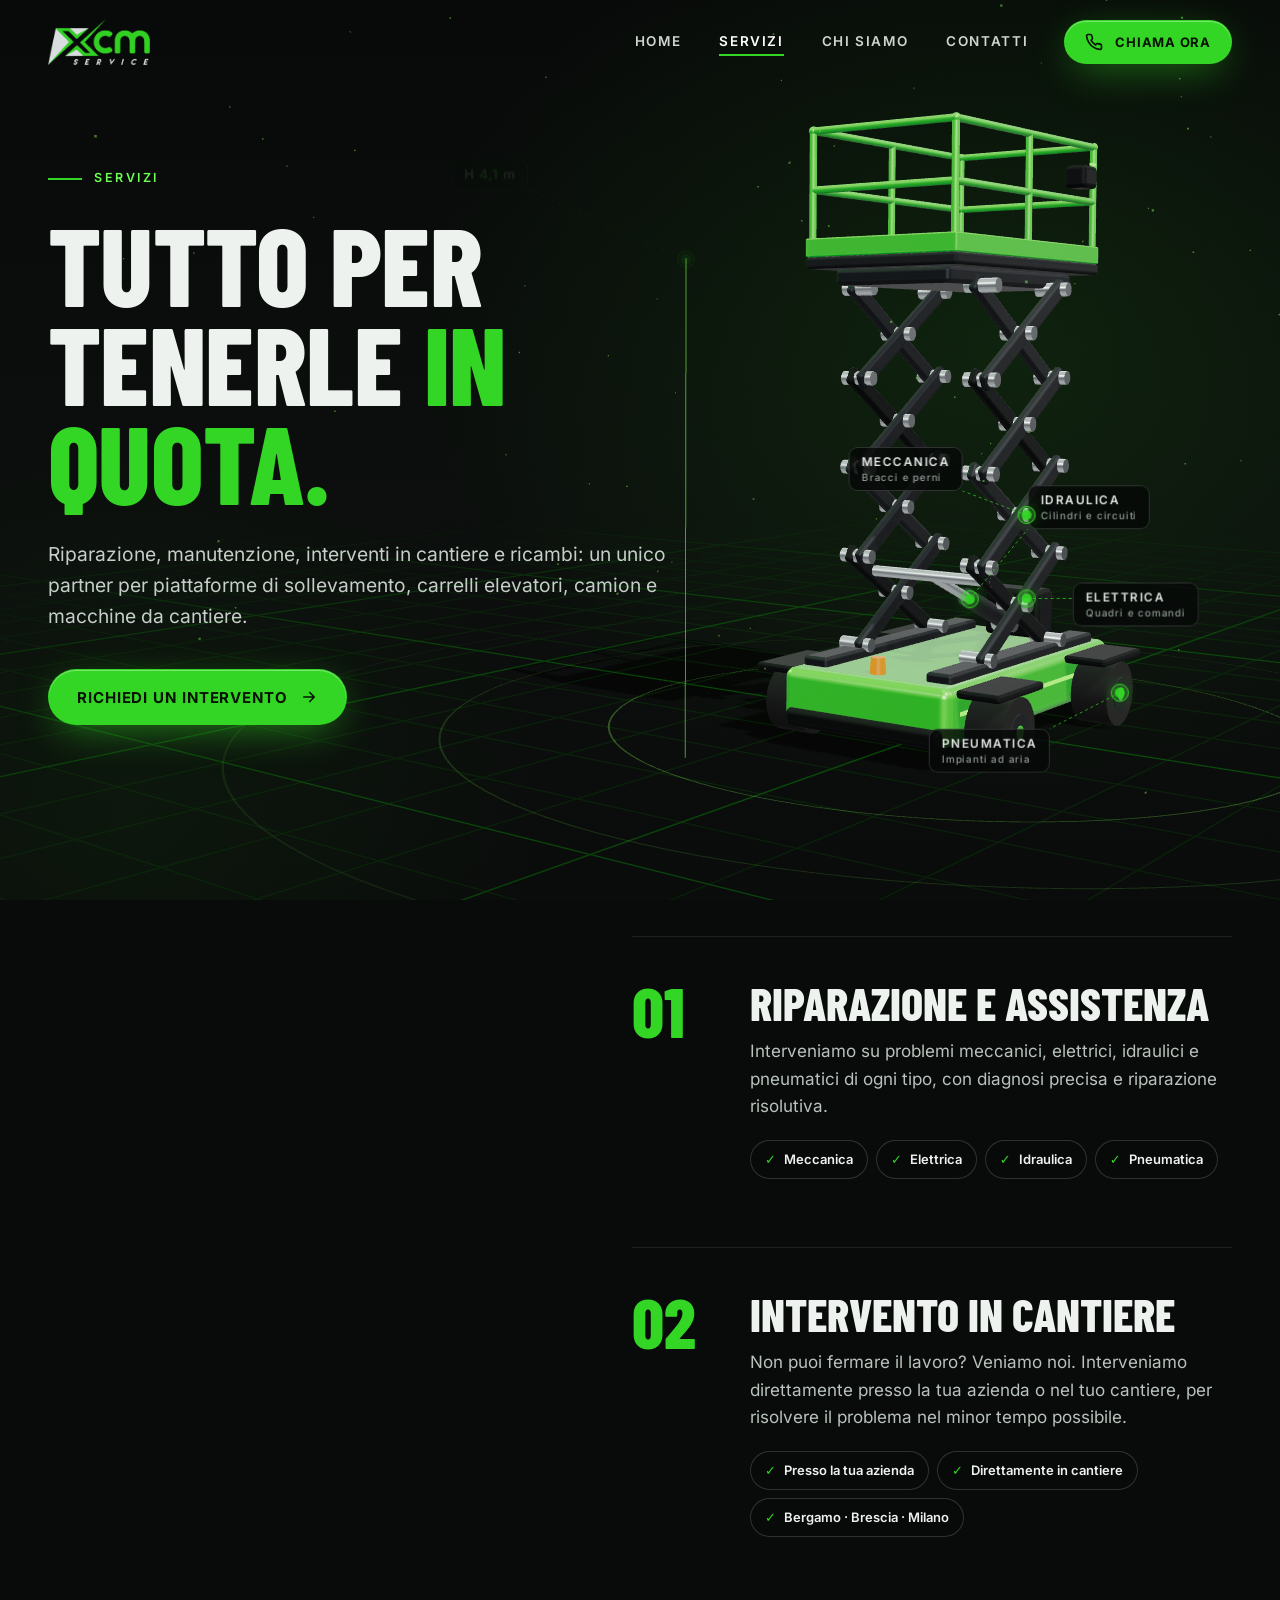
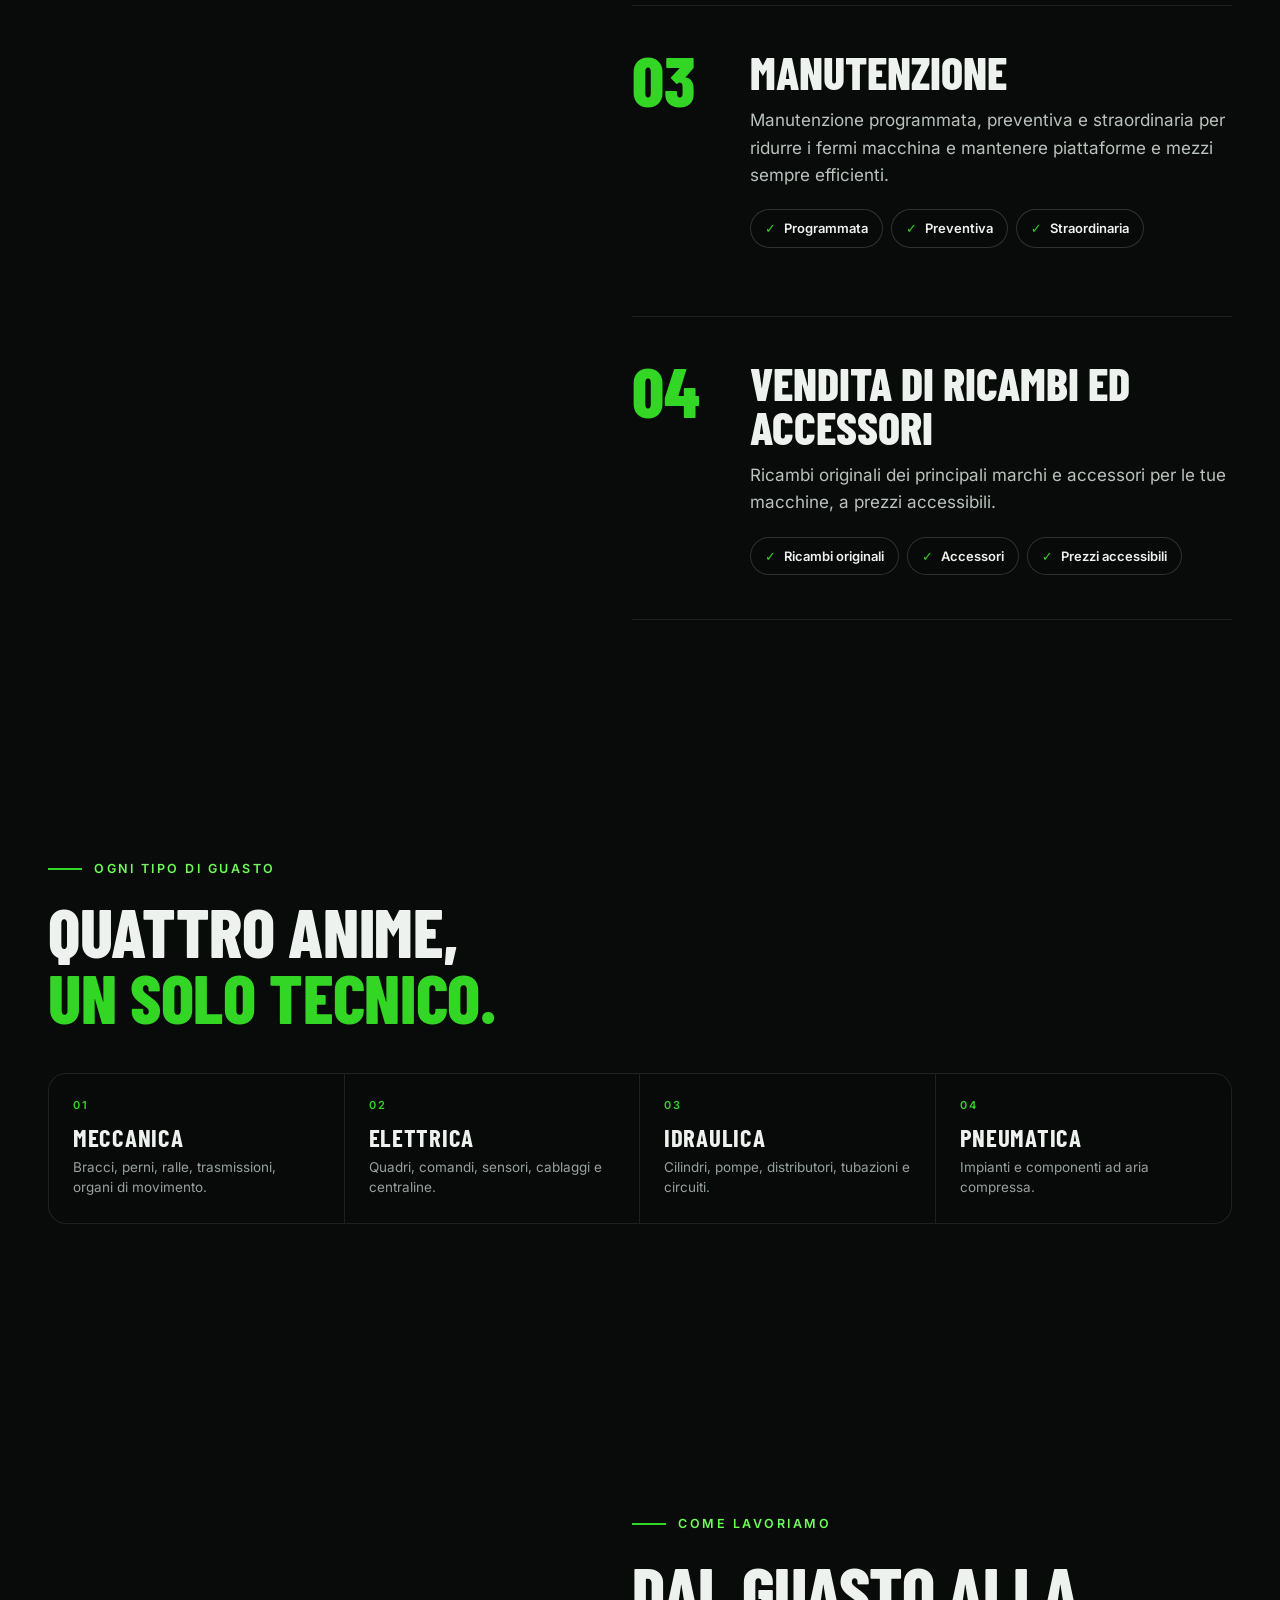
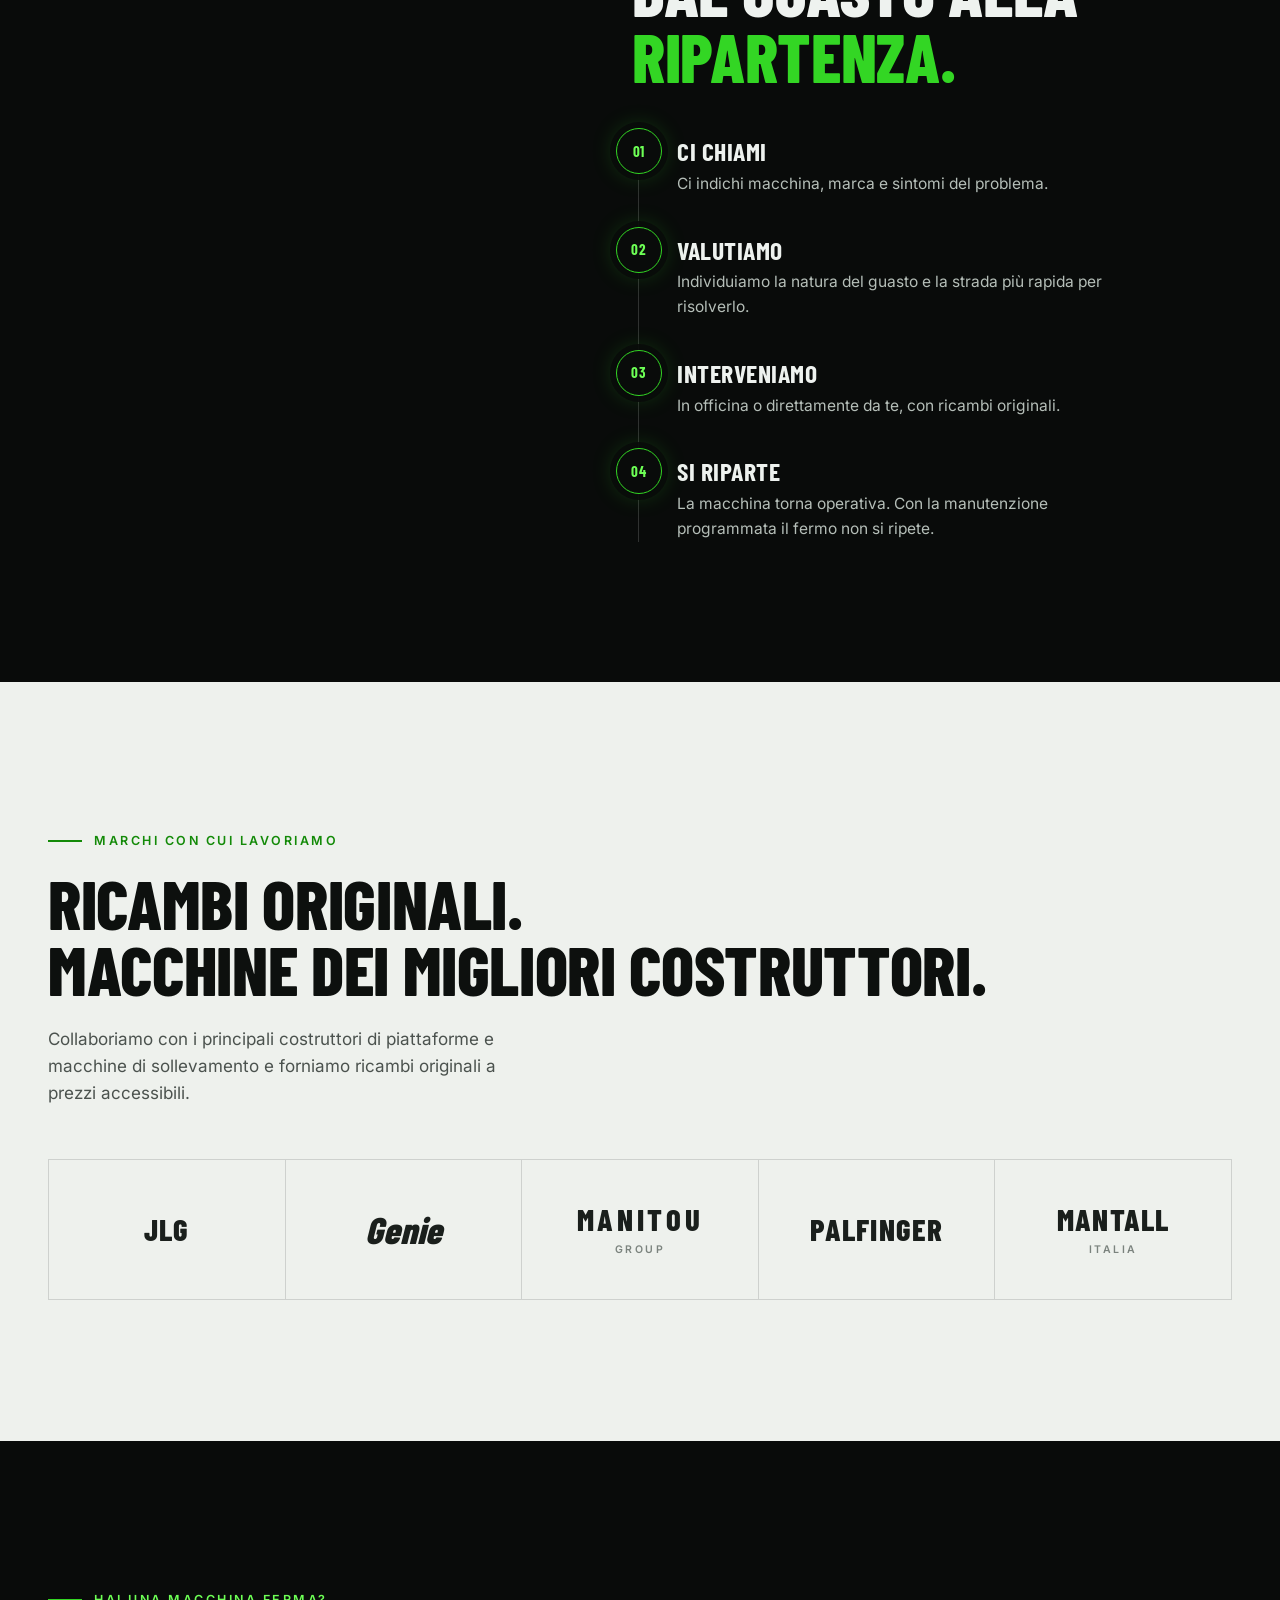
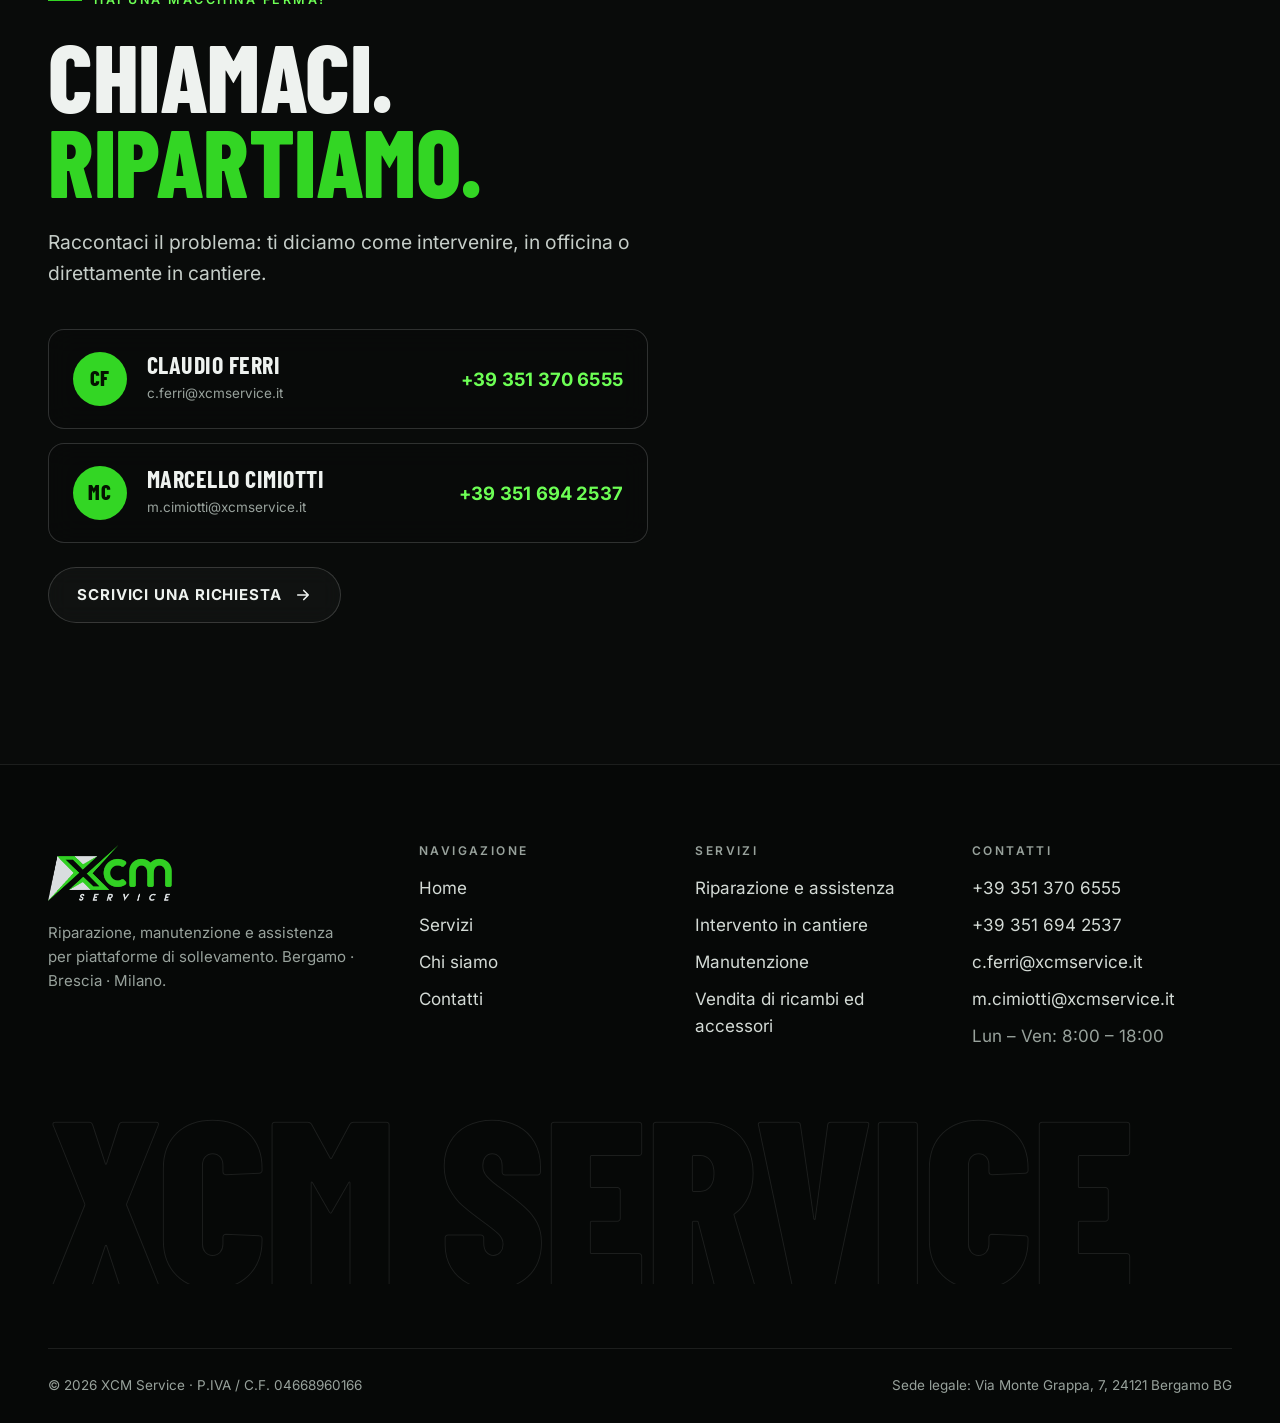
<file: servizi.html>
<!doctype html>
<html lang="it" class="no-js">
<head>
<meta charset="utf-8">
<meta name="robots" content="noindex, nofollow">
<meta name="viewport" content="width=device-width, initial-scale=1, viewport-fit=cover">
<title>Servizi — Riparazione, manutenzione e ricambi piattaforme | XCM Service</title>
<meta name="description" content="Riparazione e assistenza meccanica, elettrica, idraulica e pneumatica; manutenzione programmata; interventi in cantiere; vendita di ricambi originali ed accessori.">
<meta name="theme-color" content="#090b0a">
<link rel="canonical" href="https://www.xcmservice.it/servizi">
<meta property="og:type" content="website">
<meta property="og:locale" content="it_IT">
<meta property="og:site_name" content="XCM Service">
<meta property="og:title" content="Servizi — Riparazione, manutenzione e ricambi piattaforme | XCM Service">
<meta property="og:description" content="Riparazione e assistenza meccanica, elettrica, idraulica e pneumatica; manutenzione programmata; interventi in cantiere; vendita di ricambi originali ed accessori.">
<meta property="og:url" content="https://www.xcmservice.it/servizi">
<meta property="og:image" content="https://www.xcmservice.it/assets/img/og.jpg">
<meta name="twitter:card" content="summary_large_image">
<link rel="icon" href="assets/img/favicon.png" type="image/png">
<link rel="apple-touch-icon" href="assets/img/apple-touch-icon.png">
<link rel="manifest" href="site.webmanifest">
<link rel="preload" href="assets/fonts/barlow-condensed-latin-800-normal.woff2" as="font" type="font/woff2" crossorigin>
<link rel="preload" href="assets/fonts/inter-latin-wght-normal.woff2" as="font" type="font/woff2" crossorigin>
<link rel="stylesheet" href="assets/css/style.css">
<script>document.documentElement.classList.remove('no-js')</script>
<script type="application/ld+json">{"@context":"https://schema.org","@type":"LocalBusiness","@id":"https://www.xcmservice.it/#business","name":"XCM Service","url":"https://www.xcmservice.it/","image":"https://www.xcmservice.it/assets/img/og.jpg","description":"Riparazione, manutenzione e assistenza per piattaforme di sollevamento per cose e persone, carrelli elevatori e macchine da cantiere. Bergamo, Brescia, Milano.","telephone":"+393513706555","email":"c.ferri@xcmservice.it","vatID":"IT04668960166","address":{"@type":"PostalAddress","streetAddress":"Via Monte Grappa, 7","postalCode":"24121","addressLocality":"Bergamo","addressRegion":"BG","addressCountry":"IT"},"openingHoursSpecification":[{"@type":"OpeningHoursSpecification","dayOfWeek":["Monday","Tuesday","Wednesday","Thursday","Friday"],"opens":"08:00","closes":"18:00"}],"areaServed":["Bergamo","Brescia","Milano"],"contactPoint":[{"@type":"ContactPoint","name":"Claudio Ferri","telephone":"+393513706555","email":"c.ferri@xcmservice.it","contactType":"customer service","availableLanguage":"it"},{"@type":"ContactPoint","name":"Marcello Cimiotti","telephone":"+393516942537","email":"m.cimiotti@xcmservice.it","contactType":"customer service","availableLanguage":"it"}]}</script>
</head>
<body>
<div class="stage" aria-hidden="true"><canvas id="scene"></canvas></div>

<div id="hud" aria-hidden="true">
  <div class="tag" data-a="hyd"><i></i><span>Idraulica<small>Cilindri e circuiti</small></span></div>
  <div class="tag" data-a="ele"><i></i><span>Elettrica<small>Quadri e comandi</small></span></div>
  <div class="tag" data-a="mec"><i></i><span>Meccanica<small>Bracci e perni</small></span></div>
  <div class="tag" data-a="pne"><i></i><span>Pneumatica<small>Impianti ad aria</small></span></div>
  <div class="tag h-tag" data-a="height"><i></i><span>H <b>0,0</b> m</span></div>
</div>

<a class="skip" href="#main">Vai al contenuto</a>
<header class="site-header">
  <div class="wrap">
    <a class="logo" href="index.html" aria-label="XCM Service — Home"><img src="assets/img/logo-dark.png" alt="XCM Service" width="102" height="46"></a>
    <button class="burger" type="button" aria-expanded="false" aria-controls="primary-nav" aria-label="Apri il menu"><span></span><span></span><span></span></button>
    <nav class="nav" id="primary-nav" aria-label="Principale">
      <a href="index.html">Home</a>
      <a href="servizi.html" aria-current="page">Servizi</a>
      <a href="chi-siamo.html">Chi siamo</a>
      <a href="contatti.html">Contatti</a>
      <a class="btn btn-primary btn-sm" href="tel:+393513706555"><svg viewBox="0 0 24 24" aria-hidden="true"><path d="M22 16.9v3a2 2 0 0 1-2.2 2 19.8 19.8 0 0 1-8.6-3.1 19.5 19.5 0 0 1-6-6A19.8 19.8 0 0 1 2.1 4.2 2 2 0 0 1 4.1 2h3a2 2 0 0 1 2 1.7c.1 1 .4 1.9.7 2.8a2 2 0 0 1-.5 2.1L8.1 9.9a16 16 0 0 0 6 6l1.3-1.3a2 2 0 0 1 2.1-.4c.9.3 1.8.6 2.8.7a2 2 0 0 1 1.7 2z"/></svg>Chiama ora</a>
    </nav>
  </div>
</header>
<main id="main">

<section class="hero sub scene-sec model-right" data-pose="heroB">
  <div class="wrap">
    <div class="content">
      <span class="eyebrow" data-reveal>Servizi</span>
      <h1 class="h-display h1" data-reveal>Tutto per tenerle <span class="lime">in quota.</span></h1>
      <p class="lead" data-reveal>Riparazione, manutenzione, interventi in cantiere e ricambi: un unico partner per piattaforme di sollevamento, carrelli elevatori, camion e macchine da cantiere.</p>
      <div class="btn-row" data-reveal><a class="btn btn-primary" href="contatti.html">Richiedi un intervento <svg class="arrow" viewBox="0 0 24 24" aria-hidden="true"><path d="M5 12h14M13 6l6 6-6 6"/></svg></a></div>
    </div>
  </div>
</section>

<section class="sec tight scene-sec model-left" data-pose="left">
  <div class="wrap">
    <div class="content wide">
      <article class="svc-detail" id="riparazione" data-reveal>
        <div class="n">01</div>
        <div>
          <h3>Riparazione e assistenza</h3>
          <p>Interveniamo su problemi meccanici, elettrici, idraulici e pneumatici di ogni tipo, con diagnosi precisa e riparazione risolutiva.</p>
          <ul class="chips"><li>Meccanica</li><li>Elettrica</li><li>Idraulica</li><li>Pneumatica</li></ul>
        </div>
      </article>
      <article class="svc-detail" id="cantiere" data-reveal>
        <div class="n">02</div>
        <div>
          <h3>Intervento in cantiere</h3>
          <p>Non puoi fermare il lavoro? Veniamo noi. Interveniamo direttamente presso la tua azienda o nel tuo cantiere, per risolvere il problema nel minor tempo possibile.</p>
          <ul class="chips"><li>Presso la tua azienda</li><li>Direttamente in cantiere</li><li>Bergamo · Brescia · Milano</li></ul>
        </div>
      </article>
      <article class="svc-detail" id="manutenzione" data-reveal>
        <div class="n">03</div>
        <div>
          <h3>Manutenzione</h3>
          <p>Manutenzione programmata, preventiva e straordinaria per ridurre i fermi macchina e mantenere piattaforme e mezzi sempre efficienti.</p>
          <ul class="chips"><li>Programmata</li><li>Preventiva</li><li>Straordinaria</li></ul>
        </div>
      </article>
      <article class="svc-detail" id="ricambi" data-reveal>
        <div class="n">04</div>
        <div>
          <h3>Vendita di ricambi ed accessori</h3>
          <p>Ricambi originali dei principali marchi e accessori per le tue macchine, a prezzi accessibili.</p>
          <ul class="chips"><li>Ricambi originali</li><li>Accessori</li><li>Prezzi accessibili</li></ul>
        </div>
      </article>
    </div>
  </div>
</section>

<section class="sec scene-sec" data-pose="right">
  <div class="wrap">
    <span class="eyebrow" data-reveal>Ogni tipo di guasto</span>
    <h2 class="h-display h2" style="margin-top:20px;max-width:14ch" data-reveal>Quattro anime, <span class="lime">un solo tecnico.</span></h2>
    <div class="faults" data-reveal>
      <div class="fault"><em>01</em><b>Meccanica</b><span>Bracci, perni, ralle, trasmissioni, organi di movimento.</span></div>
      <div class="fault"><em>02</em><b>Elettrica</b><span>Quadri, comandi, sensori, cablaggi e centraline.</span></div>
      <div class="fault"><em>03</em><b>Idraulica</b><span>Cilindri, pompe, distributori, tubazioni e circuiti.</span></div>
      <div class="fault"><em>04</em><b>Pneumatica</b><span>Impianti e componenti ad aria compressa.</span></div>
    </div>
  </div>
</section>

<section class="sec scene-sec model-left" data-pose="leftHi">
  <div class="wrap">
    <div class="content">
      <span class="eyebrow" data-reveal>Come lavoriamo</span>
      <h2 class="h-display h2" data-reveal>Dal guasto alla <span class="lime">ripartenza.</span></h2>
      <div class="steps">
        <div class="step" data-reveal><h3>Ci chiami</h3><p>Ci indichi macchina, marca e sintomi del problema.</p></div>
        <div class="step" data-reveal><h3>Valutiamo</h3><p>Individuiamo la natura del guasto e la strada più rapida per risolverlo.</p></div>
        <div class="step" data-reveal><h3>Interveniamo</h3><p>In officina o direttamente da te, con ricambi originali.</p></div>
        <div class="step" data-reveal><h3>Si riparte</h3><p>La macchina torna operativa. Con la manutenzione programmata il fermo non si ripete.</p></div>
      </div>
    </div>
  </div>
</section>


<section class="band-light sec">
  <div class="wrap">
    <div class="brands-head">
      <div>
        <span class="eyebrow" data-reveal>Marchi con cui lavoriamo</span>
        <h2 class="h-display h2" style="margin-top:20px" data-reveal>Ricambi originali.<br>Macchine dei migliori costruttori.</h2>
      </div>
      <p data-reveal>Collaboriamo con i principali costruttori di piattaforme e macchine di sollevamento e forniamo ricambi originali a prezzi accessibili.</p>
    </div>
    <div class="brands" data-reveal>
      <div class="brand b-jlg"><span>JLG</span></div>
      <div class="brand b-genie"><span>Genie</span></div>
      <div class="brand b-manitou"><span>Manitou<small>Group</small></span></div>
      <div class="brand b-palfinger"><span>Palfinger</span></div>
      <div class="brand b-mantall"><span>Mantall<small>Italia</small></span></div>
    </div>
  </div>
</section>

<section class="sec scene-sec model-right" data-pose="rightFull">
  <div class="wrap">
    <div class="content wide">
      <span class="eyebrow" data-reveal>Hai una macchina ferma?</span>
      <h2 class="h-display cta-title" data-reveal>Chiamaci.<br><span class="lime">Ripartiamo.</span></h2>
      <p class="lead" data-reveal>Raccontaci il problema: ti diciamo come intervenire, in officina o direttamente in cantiere.</p>
      <div class="contact-cards">
        <a class="pcard" href="tel:+393513706555" data-reveal><span class="ava">CF</span><span><b>Claudio Ferri</b><small>c.ferri@xcmservice.it</small></span><span class="tel">+39 351 370 6555</span></a>
        <a class="pcard" href="tel:+393516942537" data-reveal><span class="ava">MC</span><span><b>Marcello Cimiotti</b><small>m.cimiotti@xcmservice.it</small></span><span class="tel">+39 351 694 2537</span></a>
      </div>
      <div class="btn-row" data-reveal><a class="btn btn-ghost" href="contatti.html">Scrivici una richiesta <svg class="arrow" viewBox="0 0 24 24" aria-hidden="true"><path d="M5 12h14M13 6l6 6-6 6"/></svg></a></div>
    </div>
  </div>
</section>

</main>

<footer class="site-footer">
  <div class="wrap">
    <div class="foot-grid">
      <div class="foot-brand">
        <img src="assets/img/logo-dark.png" alt="XCM Service" width="124" height="56" loading="lazy">
        <p>Riparazione, manutenzione e assistenza per piattaforme di sollevamento. Bergamo · Brescia · Milano.</p>
      </div>
      <div>
        <h4>Navigazione</h4>
        <ul><li><a href="index.html">Home</a></li><li><a href="servizi.html">Servizi</a></li><li><a href="chi-siamo.html">Chi siamo</a></li><li><a href="contatti.html">Contatti</a></li></ul>
      </div>
      <div>
        <h4>Servizi</h4>
        <ul><li><a href="servizi.html#riparazione">Riparazione e assistenza</a></li><li><a href="servizi.html#cantiere">Intervento in cantiere</a></li><li><a href="servizi.html#manutenzione">Manutenzione</a></li><li><a href="servizi.html#ricambi">Vendita di ricambi ed accessori</a></li></ul>
      </div>
      <div>
        <h4>Contatti</h4>
        <ul>
          <li><a href="tel:+393513706555">+39 351 370 6555</a></li>
          <li><a href="tel:+393516942537">+39 351 694 2537</a></li>
          <li><a href="mailto:c.ferri@xcmservice.it">c.ferri@xcmservice.it</a></li>
          <li><a href="mailto:m.cimiotti@xcmservice.it">m.cimiotti@xcmservice.it</a></li>
          <li class="muted">Lun – Ven: 8:00 – 18:00</li>
        </ul>
      </div>
    </div>
    <div class="big-word" aria-hidden="true">XCM Service</div>
    <div class="foot-bottom">
      <span>© <span data-year>2026</span> XCM Service · P.IVA / C.F. 04668960166</span>
      <span>Sede legale: Via Monte Grappa, 7, 24121 Bergamo BG</span>
    </div>
  </div>
</footer>
<script src="assets/js/app.js" defer></script>
</body>
</html>
</file>
<file: assets/css/style.css>
/* ================================================================
   XCM Service — design system
   ================================================================ */
@font-face { font-family: 'Inter'; font-weight: 100 900; font-style: normal; font-display: swap; src: url('../fonts/inter-latin-wght-normal.woff2') format('woff2'); }
@font-face { font-family: 'Barlow Condensed'; font-weight: 600; font-style: normal; font-display: swap; src: url('../fonts/barlow-condensed-latin-600-normal.woff2') format('woff2'); }
@font-face { font-family: 'Barlow Condensed'; font-weight: 700; font-style: normal; font-display: swap; src: url('../fonts/barlow-condensed-latin-700-normal.woff2') format('woff2'); }
@font-face { font-family: 'Barlow Condensed'; font-weight: 800; font-style: normal; font-display: swap; src: url('../fonts/barlow-condensed-latin-800-normal.woff2') format('woff2'); }

:root {
  --bg: #090b0a;
  --bg-2: #0f1211;
  --bg-3: #151917;
  --line: rgba(255, 255, 255, .09);
  --line-2: rgba(255, 255, 255, .16);
  --text: #eef2ef;
  --muted: #98a29c;
  --lime: #33d624;
  --lime-hi: #6dff55;
  --lime-dim: rgba(51, 214, 36, .14);
  --paper: #eef1ed;
  --ink: #0d100e;
  --radius: 18px;
  --wrap: 1240px;
  --gutter: clamp(20px, 4vw, 48px);
  --ease: cubic-bezier(.2, .7, .1, 1);
  --head: 'Barlow Condensed', 'Arial Narrow', Impact, sans-serif;
  --body: 'Inter', system-ui, -apple-system, 'Segoe UI', Roboto, sans-serif;
}

*, *::before, *::after { box-sizing: border-box; }
html { -webkit-text-size-adjust: 100%; scroll-behavior: smooth; background: var(--bg); }
body { margin: 0; background: var(--bg); color: var(--text); font-family: var(--body); font-size: 17px; line-height: 1.6; -webkit-font-smoothing: antialiased; overflow-x: hidden; }
img, svg { display: block; max-width: 100%; }
a { color: inherit; text-decoration: none; }
h1, h2, h3, p, ul { margin: 0; }
ul { padding: 0; list-style: none; }
button, input, select, textarea { font: inherit; color: inherit; }
:focus-visible { outline: 2px solid var(--lime-hi); outline-offset: 3px; border-radius: 6px; }
::selection { background: var(--lime); color: #031200; }
.sr-only { position: absolute; width: 1px; height: 1px; overflow: hidden; clip: rect(0 0 0 0); white-space: nowrap; }
.skip { position: fixed; left: 12px; top: -60px; z-index: 100; background: var(--lime); color: #031200; padding: 10px 16px; border-radius: 10px; font-weight: 700; transition: top .2s; }
.skip:focus { top: 12px; }

/* ---------------- fondale 3D ---------------- */
.stage { position: fixed; inset: 0; z-index: 0; pointer-events: none; background:
  radial-gradient(900px 700px at 78% 38%, rgba(51, 214, 36, .10), transparent 65%),
  radial-gradient(700px 600px at 10% 90%, rgba(51, 214, 36, .05), transparent 60%),
  linear-gradient(180deg, #070908, #0b0e0c 60%, #090b0a); }
.stage canvas { position: absolute; inset: 0; width: 100%; height: 100%; opacity: 0; transition: opacity 1.4s var(--ease) .15s; }
.scene-ready .stage canvas { opacity: var(--op, 1); }
.scene-live .stage canvas { transition: none; }
.stage::after { content: ''; position: absolute; inset: 0; pointer-events: none; opacity: .5; mix-blend-mode: overlay;
  background-image: url("data:image/svg+xml;utf8,<svg xmlns='http://www.w3.org/2000/svg' width='160' height='160'><filter id='n'><feTurbulence type='fractalNoise' baseFrequency='.9' numOctaves='2' stitchTiles='stitch'/><feColorMatrix values='0 0 0 0 1 0 0 0 0 1 0 0 0 0 1 0 0 0 .5 0'/></filter><rect width='100%' height='100%' filter='url(%23n)' opacity='.35'/></svg>"); }
.no-webgl .stage canvas { display: none; }
.no-webgl .stage { background:
  radial-gradient(500px 420px at 76% 42%, rgba(51, 214, 36, .22), transparent 65%),
  linear-gradient(180deg, #070908, #0b0e0c); }

/* HUD: etichette tecniche agganciate al modello */
#hud { position: fixed; inset: 0; z-index: 0; pointer-events: none; opacity: 0; }
.tag { position: absolute; left: 0; top: 0; will-change: transform, opacity; visibility: hidden; }
.tag i { position: absolute; left: -5px; top: -5px; width: 10px; height: 10px; border-radius: 50%; background: var(--lime); box-shadow: 0 0 0 4px rgba(51, 214, 36, .25), 0 0 18px var(--lime); }
.tag i::after { content: ''; position: absolute; inset: -4px; border-radius: 50%; border: 1px solid var(--lime); animation: ping 2.4s var(--ease) infinite; }
.tag span { position: absolute; left: 0; top: 0; white-space: nowrap; font: 600 12px/1 var(--body); letter-spacing: .12em; text-transform: uppercase; padding: 8px 12px; border-radius: 9px; background: rgba(9, 11, 10, .88); border: 1px solid var(--line-2); backdrop-filter: blur(8px); -webkit-backdrop-filter: blur(8px); will-change: transform; }
.tag small { display: block; margin-top: 4px; font-size: 10px; letter-spacing: .08em; color: var(--muted); text-transform: none; font-weight: 500; }
.hud-lines { position: absolute; inset: 0; width: 100%; height: 100%; overflow: visible; }
.hud-lines line { stroke: var(--lime); stroke-width: 1; stroke-opacity: .75; stroke-dasharray: 3 3; }
.tag b { color: var(--lime-hi); font-weight: 700; }
@keyframes ping { 0% { transform: scale(.6); opacity: .9; } 100% { transform: scale(2.1); opacity: 0; } }

/* ---------------- layout base ---------------- */
main, .site-footer { position: relative; z-index: 1; }
.wrap { width: 100%; max-width: calc(var(--wrap) + var(--gutter) * 2); margin-inline: auto; padding-inline: var(--gutter); }
.sec { padding-block: clamp(80px, 11vw, 150px); position: relative; }
.sec.tight { padding-block: clamp(56px, 7vw, 90px); }

.eyebrow { display: inline-flex; align-items: center; gap: 12px; font: 600 12.5px/1 var(--body); letter-spacing: .2em; text-transform: uppercase; color: var(--lime-hi); }
.eyebrow::before { content: ''; width: 34px; height: 2px; background: var(--lime); }
.h-display { font-family: var(--head); font-weight: 800; text-transform: uppercase; line-height: .9; letter-spacing: -.005em; }
.h1 { font-size: clamp(3.4rem, 8.6vw, 8.2rem); }
.h2 { font-size: clamp(2.5rem, 5.4vw, 4.8rem); line-height: .95; }
.h3 { font-family: var(--head); font-weight: 700; font-size: 1.9rem; text-transform: uppercase; line-height: 1; letter-spacing: .01em; }
.lime { color: var(--lime); }
.outline { color: transparent; -webkit-text-stroke: 1.5px var(--text); }
.lead { font-size: clamp(1.05rem, 1.5vw, 1.28rem); color: #c6cec9; max-width: 54ch; }
.muted { color: var(--muted); }

.content { max-width: 600px; }
.model-left .content { margin-left: auto; }
.content > * + * { margin-top: 24px; }

/* ---------------- bottoni ---------------- */
.btn { --h: 56px; display: inline-flex; align-items: center; justify-content: center; gap: 12px; height: var(--h); padding: 0 28px; border-radius: 999px; font: 700 15px/1 var(--body); letter-spacing: .06em; text-transform: uppercase; border: 1px solid transparent; cursor: pointer; transition: transform .35s var(--ease), background .3s, box-shadow .3s, border-color .3s, color .3s; position: relative; white-space: nowrap; }
.btn svg { width: 18px; height: 18px; stroke: currentColor; fill: none; stroke-width: 2.2; stroke-linecap: round; stroke-linejoin: round; transition: transform .35s var(--ease); }
.btn:hover svg.arrow { transform: translateX(5px); }
.btn-primary { background: var(--lime); color: #041200; box-shadow: 0 10px 40px -10px rgba(51, 214, 36, .65), inset 0 1px 0 rgba(255, 255, 255, .35); }
.btn-primary:hover { background: var(--lime-hi); transform: translateY(-2px); box-shadow: 0 16px 50px -10px rgba(77, 255, 58, .75), inset 0 1px 0 rgba(255, 255, 255, .45); }
.btn-ghost { border-color: var(--line-2); background: rgba(255, 255, 255, .03); backdrop-filter: blur(10px); -webkit-backdrop-filter: blur(10px); }
.btn-ghost:hover { border-color: var(--lime); background: var(--lime-dim); transform: translateY(-2px); }
.btn-sm { --h: 44px; padding: 0 20px; font-size: 13px; }
.btn-row { display: flex; flex-wrap: wrap; gap: 14px; }

/* ---------------- header ---------------- */
.site-header { position: fixed; top: 0; left: 0; right: 0; z-index: 50; transition: background .4s, backdrop-filter .4s, border-color .4s, transform .4s; border-bottom: 1px solid transparent; }
.site-header.is-scrolled { background: rgba(9, 11, 10, .72); backdrop-filter: blur(18px) saturate(1.3); -webkit-backdrop-filter: blur(18px) saturate(1.3); border-bottom-color: var(--line); }
.site-header .wrap { display: flex; align-items: center; justify-content: space-between; height: 84px; transition: height .4s var(--ease); }
.is-scrolled .wrap { height: 68px; }
.logo img { height: 46px; width: auto; transition: height .4s var(--ease); }
.is-scrolled .logo img { height: 38px; }
.nav { display: flex; align-items: center; gap: 6px; }
.nav a:not(.btn) { position: relative; padding: 10px 16px; font: 600 13.5px/1 var(--body); letter-spacing: .12em; text-transform: uppercase; color: #cfd6d1; transition: color .25s; }
.nav a:not(.btn)::after { content: ''; position: absolute; left: 16px; right: 16px; bottom: 3px; height: 2px; background: var(--lime); transform: scaleX(0); transform-origin: left; transition: transform .4s var(--ease); }
.nav a:not(.btn):hover, .nav a[aria-current='page'] { color: #fff; }
.nav a:not(.btn):hover::after, .nav a[aria-current='page']::after { transform: scaleX(1); }
.nav .btn { margin-left: 14px; }
.burger { display: none; width: 48px; height: 48px; border-radius: 50%; border: 1px solid var(--line-2); background: rgba(9, 11, 10, .5); cursor: pointer; position: relative; z-index: 60; }
.burger span { position: absolute; left: 14px; right: 14px; height: 2px; background: #fff; border-radius: 2px; transition: transform .4s var(--ease), opacity .2s, top .4s var(--ease); }
.burger span:nth-child(1) { top: 18px; } .burger span:nth-child(2) { top: 23px; } .burger span:nth-child(3) { top: 28px; }
.nav-open .burger span:nth-child(1) { top: 23px; transform: rotate(45deg); }
.nav-open .burger span:nth-child(2) { opacity: 0; }
.nav-open .burger span:nth-child(3) { top: 23px; transform: rotate(-45deg); }

/* ---------------- hero ---------------- */
.hero { min-height: 100svh; display: flex; align-items: center; padding-top: 110px; padding-bottom: 70px; position: relative; }
.hero .content { max-width: 680px; }
.hero h1 { margin-top: 26px; }
.hero .lead { margin-top: 28px; }
.hero .btn-row { margin-top: 38px; }
.hero.sub { min-height: 94svh; }
.pillars { display: flex; flex-wrap: wrap; gap: 10px 12px; margin-top: 46px !important; }
.pillars li { display: inline-flex; align-items: center; gap: 10px; padding: 10px 16px; border-radius: 999px; border: 1px solid var(--line-2); background: rgba(9, 11, 10, .55); backdrop-filter: blur(10px); -webkit-backdrop-filter: blur(10px); font-size: 13.5px; font-weight: 600; letter-spacing: .02em; }
.pillars svg { width: 16px; height: 16px; stroke: var(--lime); fill: none; stroke-width: 2.6; stroke-linecap: round; stroke-linejoin: round; }
.scroll-hint { position: absolute; left: 50%; bottom: 26px; transform: translateX(-50%); display: flex; flex-direction: column; align-items: center; gap: 10px; font: 600 11px/1 var(--body); letter-spacing: .25em; text-transform: uppercase; color: var(--muted); }
.scroll-hint::after { content: ''; width: 1px; height: 44px; background: linear-gradient(var(--lime), transparent); animation: drip 2.2s var(--ease) infinite; transform-origin: top; }
@keyframes drip { 0% { transform: scaleY(0); } 55% { transform: scaleY(1); opacity: 1; } 100% { transform: scaleY(1); opacity: 0; } }

/* quota */
.tag.h-tag span { text-transform: none; letter-spacing: .06em; background: rgba(51, 214, 36, .14); border-color: rgba(51, 214, 36, .5); font-size: 13px; }

/* ---------------- ticker ---------------- */
.ticker { position: relative; z-index: 1; border-block: 1px solid var(--line); background: rgba(9, 11, 10, .72); backdrop-filter: blur(14px); -webkit-backdrop-filter: blur(14px); overflow: hidden; padding-block: 22px; }
.ticker-track { display: flex; width: max-content; animation: marquee 38s linear infinite; }
.ticker:hover .ticker-track { animation-play-state: paused; }
.ticker-item { display: inline-flex; align-items: center; gap: 36px; padding-right: 36px; font: 800 clamp(1.6rem, 3.4vw, 2.6rem)/1 var(--head); text-transform: uppercase; letter-spacing: .02em; white-space: nowrap; }
.ticker-item i { width: 14px; height: 14px; background: var(--lime); transform: rotate(45deg); flex: none; }
.ticker-item:nth-child(even) { color: transparent; -webkit-text-stroke: 1.3px rgba(255, 255, 255, .55); }
@keyframes marquee { to { transform: translateX(-50%); } }

/* ---------------- statistiche ---------------- */
.stats { display: grid; grid-template-columns: repeat(4, 1fr); border-block: 1px solid var(--line); background: rgba(9, 11, 10, .78); backdrop-filter: blur(14px); -webkit-backdrop-filter: blur(14px); position: relative; z-index: 1; }
.stat { padding: 44px 28px; border-right: 1px solid var(--line); }
.stat:last-child { border-right: 0; }
.stat-n { font: 800 clamp(3.4rem, 6vw, 5.6rem)/.9 var(--head); display: flex; align-items: baseline; gap: 4px; }
.stat-n sup { font-size: .45em; color: var(--lime); font-weight: 800; }
.stat-l { margin-top: 12px; font-size: 13.5px; letter-spacing: .1em; text-transform: uppercase; color: var(--muted); font-weight: 600; }

/* ---------------- servizi: card ---------------- */
.cards { display: grid; grid-template-columns: repeat(2, 1fr); gap: 18px; margin-top: 48px; perspective: 1200px; }
.card { position: relative; padding: 34px 32px 30px; border-radius: var(--radius); background: linear-gradient(160deg, rgba(255, 255, 255, .07), rgba(255, 255, 255, .02)); border: 1px solid var(--line); backdrop-filter: blur(16px); -webkit-backdrop-filter: blur(16px); overflow: hidden; transform-style: preserve-3d; transition: border-color .4s, transform .5s var(--ease), background .4s; display: flex; flex-direction: column; gap: 16px; min-height: 290px; }
.tilt { transform: perspective(1000px) rotateX(var(--rx, 0deg)) rotateY(var(--ry, 0deg)); }
.card::before { content: ''; position: absolute; inset: 0; background: radial-gradient(420px circle at var(--mx, 50%) var(--my, 0%), rgba(51, 214, 36, .18), transparent 55%); opacity: 0; transition: opacity .4s; pointer-events: none; }
.card:hover { border-color: rgba(51, 214, 36, .55); }
.card:hover::before { opacity: 1; }
.card .num { position: absolute; right: 26px; top: 14px; font: 800 4.6rem/1 var(--head); color: rgba(255, 255, 255, .05); transition: color .4s; }
.card:hover .num { color: rgba(51, 214, 36, .22); }
.ico { width: 56px; height: 56px; border-radius: 14px; display: grid; place-items: center; background: var(--lime-dim); border: 1px solid rgba(51, 214, 36, .35); transform: translateZ(30px); }
.ico svg { width: 28px; height: 28px; stroke: var(--lime-hi); fill: none; stroke-width: 1.8; stroke-linecap: round; stroke-linejoin: round; }
.card .h3 { margin-top: 6px; transform: translateZ(22px); }
.card p { color: #b7c0ba; font-size: 15.5px; line-height: 1.6; }
.card .more { margin-top: auto; display: inline-flex; align-items: center; gap: 10px; font: 700 12.5px/1 var(--body); letter-spacing: .14em; text-transform: uppercase; color: var(--lime-hi); }
.card .more svg { width: 16px; height: 16px; stroke: currentColor; fill: none; stroke-width: 2.4; stroke-linecap: round; stroke-linejoin: round; transition: transform .35s var(--ease); }
.card:hover .more svg { transform: translateX(6px); }

/* ---------------- tipi di guasto ---------------- */
.faults { display: grid; grid-template-columns: repeat(4, 1fr); gap: 0; margin-top: 44px; border: 1px solid var(--line); border-radius: var(--radius); overflow: hidden; background: rgba(9, 11, 10, .6); backdrop-filter: blur(14px); -webkit-backdrop-filter: blur(14px); }
.fault { padding: 26px 24px; border-right: 1px solid var(--line); transition: background .3s; }
.fault:last-child { border-right: 0; }
.fault:hover { background: var(--lime-dim); }
.fault b { display: block; font: 700 1.55rem/1 var(--head); text-transform: uppercase; letter-spacing: .03em; }
.fault span { display: block; margin-top: 8px; font-size: 13.5px; color: var(--muted); line-height: 1.45; }
.fault em { font-style: normal; font: 600 11px/1 var(--body); letter-spacing: .2em; color: var(--lime); display: block; margin-bottom: 14px; }

/* ---------------- processo ---------------- */
.steps { counter-reset: s; display: grid; gap: 0; margin-top: 44px; border-left: 1px solid var(--line-2); margin-left: 6px; }
.step { position: relative; padding: 0 0 34px 38px; }
.step:last-child { padding-bottom: 0; }
.step::before { counter-increment: s; content: counter(s, decimal-leading-zero); position: absolute; left: -23px; top: -4px; width: 46px; height: 46px; border-radius: 50%; display: grid; place-items: center; background: var(--bg); border: 1px solid var(--lime); font: 700 15px/1 var(--head); letter-spacing: .06em; color: var(--lime-hi); box-shadow: 0 0 0 6px rgba(9, 11, 10, .9), 0 0 24px rgba(51, 214, 36, .3); }
.step h3 { font: 700 1.6rem/1 var(--head); text-transform: uppercase; letter-spacing: .02em; padding-top: 6px; }
.step p { margin-top: 8px; color: #b5beb8; font-size: 15.5px; max-width: 46ch; }

/* ---------------- marchi (fascia chiara) ---------------- */
.band-light { background: var(--paper); color: var(--ink); position: relative; z-index: 1; }
.band-light .eyebrow { color: #138a08; }
.band-light .eyebrow::before { background: #138a08; }
.brands-head { display: flex; flex-wrap: wrap; align-items: end; justify-content: space-between; gap: 24px 60px; }
.brands-head p { max-width: 44ch; color: #4b524e; }
.brands { display: grid; grid-template-columns: repeat(5, 1fr); gap: 0; margin-top: 52px; border-top: 1px solid rgba(13, 16, 14, .14); border-left: 1px solid rgba(13, 16, 14, .14); }
.brand { display: grid; place-items: center; min-height: 140px; padding: 20px; border-right: 1px solid rgba(13, 16, 14, .14); border-bottom: 1px solid rgba(13, 16, 14, .14); font-family: var(--head); font-weight: 800; text-transform: uppercase; font-size: clamp(1.4rem, 2.4vw, 2.2rem); letter-spacing: .04em; color: #1a1f1c; transition: background .3s, color .3s; text-align: center; line-height: 1; }
.brand small { display: block; font: 600 10.5px/1 var(--body); letter-spacing: .24em; margin-top: 10px; color: #7b837e; }
.brand:hover { background: var(--ink); color: var(--lime-hi); }
.brand:hover small { color: #9aa39e; }
.brand.b-genie { font-style: italic; text-transform: none; letter-spacing: 0; font-size: clamp(1.7rem, 2.9vw, 2.7rem); }
.brand.b-manitou { letter-spacing: .12em; }

/* ---------------- chi siamo ---------------- */
.about-grid { display: grid; grid-template-columns: 1.05fr .95fr; gap: clamp(32px, 6vw, 90px); align-items: center; }
.photo { position: relative; border-radius: 22px; overflow: hidden; aspect-ratio: 4 / 5; border: 1px solid var(--line-2); background: #0b0e0c; }
.photo img { width: 100%; height: 100%; object-fit: cover; filter: grayscale(1) contrast(1.15) brightness(.8); transform: scale(1.06); }
.photo::before { content: ''; position: absolute; inset: 0; z-index: 1; background: linear-gradient(160deg, rgba(51, 214, 36, .55), rgba(9, 11, 10, .3) 55%, rgba(9, 11, 10, .85)); mix-blend-mode: multiply; }
.photo::after { content: ''; position: absolute; inset: 14px; z-index: 2; border: 1px solid rgba(255, 255, 255, .22); border-radius: 14px; pointer-events: none; }
.photo .badge { position: absolute; z-index: 3; left: 26px; bottom: 26px; right: 26px; display: flex; align-items: end; justify-content: space-between; gap: 16px; }
.badge b { font: 800 6rem/.8 var(--head); color: #fff; }
.badge b sup { color: var(--lime-hi); font-size: .5em; }
.badge span { font: 600 11.5px/1.4 var(--body); letter-spacing: .1em; text-transform: uppercase; color: #dfe6e1; max-width: 17ch; text-align: right; padding-right: 8px; }
.values { display: grid; gap: 14px; margin-top: 32px !important; }
.value { display: flex; gap: 18px; align-items: flex-start; padding: 18px 20px; border-radius: 14px; border: 1px solid var(--line); background: rgba(255, 255, 255, .03); transition: border-color .3s, background .3s; }
.value:hover { border-color: rgba(51, 214, 36, .5); background: var(--lime-dim); }
.value svg { width: 26px; height: 26px; flex: none; stroke: var(--lime-hi); fill: none; stroke-width: 2; stroke-linecap: round; stroke-linejoin: round; margin-top: 2px; }
.value b { display: block; font: 700 1.35rem/1.05 var(--head); text-transform: uppercase; letter-spacing: .03em; }
.value span { display: block; font-size: 14.5px; color: var(--muted); margin-top: 4px; line-height: 1.5; }

/* ---------------- dettaglio servizi (pagina servizi) ---------------- */
.svc-detail { display: grid; grid-template-columns: 90px 1fr; gap: 0 28px; padding: 44px 0; border-top: 1px solid var(--line); }
.svc-detail:last-child { border-bottom: 1px solid var(--line); }
.svc-detail .n { font: 800 4.4rem/.85 var(--head); color: var(--lime); }
.svc-detail h3 { font: 800 clamp(2rem, 3.6vw, 3rem)/.95 var(--head); text-transform: uppercase; }
.svc-detail p { margin-top: 14px; color: #b9c2bc; max-width: 56ch; }
.chips { display: flex; flex-wrap: wrap; gap: 8px; margin-top: 20px; }
.chips li { padding: 8px 14px; border-radius: 999px; border: 1px solid var(--line-2); font-size: 13px; font-weight: 600; background: rgba(9, 11, 10, .5); }
.svc-detail .chips li::before { content: '✓'; color: var(--lime); margin-right: 8px; font-weight: 800; }

/* ---------------- cta ---------------- */
.cta-title { font-size: clamp(3rem, 7.4vw, 6.8rem); }
.contact-cards { display: grid; gap: 14px; margin-top: 40px !important; }
.pcard { display: flex; align-items: center; gap: 20px; padding: 22px 24px; border-radius: 16px; border: 1px solid var(--line-2); background: rgba(9, 11, 10, .62); backdrop-filter: blur(14px); -webkit-backdrop-filter: blur(14px); transition: border-color .3s, transform .4s var(--ease), background .3s; }
.pcard:hover { border-color: var(--lime); transform: translateX(6px); background: rgba(51, 214, 36, .1); }
.pcard .ava { width: 54px; height: 54px; border-radius: 50%; display: grid; place-items: center; background: var(--lime); color: #041200; font: 800 1.3rem/1 var(--head); letter-spacing: .04em; flex: none; }
.pcard b { display: block; font: 700 1.5rem/1 var(--head); text-transform: uppercase; letter-spacing: .02em; }
.pcard small { display: block; margin-top: 6px; color: var(--muted); font-size: 13.5px; }
.pcard .tel { margin-left: auto; font: 700 1.15rem/1 var(--body); letter-spacing: .01em; white-space: nowrap; color: var(--lime-hi); }

/* ---------------- contatti ---------------- */
.contact-grid { display: grid; grid-template-columns: 1.1fr .9fr; gap: clamp(28px, 4vw, 60px); align-items: start; }
.panel { padding: clamp(26px, 3.4vw, 44px); border-radius: 22px; border: 1px solid var(--line-2); background: rgba(12, 15, 13, .78); backdrop-filter: blur(18px); -webkit-backdrop-filter: blur(18px); }
.form { display: grid; grid-template-columns: 1fr 1fr; gap: 18px; margin-top: 28px; }
.field { display: flex; flex-direction: column; gap: 8px; }
.field.full { grid-column: 1 / -1; }
.field label { font: 600 12px/1 var(--body); letter-spacing: .16em; text-transform: uppercase; color: var(--muted); }
.field input, .field select, .field textarea { width: 100%; padding: 15px 16px; border-radius: 12px; border: 1px solid var(--line-2); background: rgba(255, 255, 255, .04); transition: border-color .25s, background .25s, box-shadow .25s; }
.field select { appearance: none; background-image: url("data:image/svg+xml;utf8,<svg xmlns='http://www.w3.org/2000/svg' width='14' height='14' viewBox='0 0 24 24' fill='none' stroke='%2333d624' stroke-width='3' stroke-linecap='round' stroke-linejoin='round'><path d='m6 9 6 6 6-6'/></svg>"); background-repeat: no-repeat; background-position: right 16px center; padding-right: 42px; }
.field select option { background: #101311; color: #eef2ef; }
.field textarea { min-height: 140px; resize: vertical; }
.field input::placeholder, .field textarea::placeholder { color: #66706a; }
.field input:focus, .field select:focus, .field textarea:focus { outline: none; border-color: var(--lime); background: rgba(51, 214, 36, .06); box-shadow: 0 0 0 4px rgba(51, 214, 36, .15); }
.check { grid-column: 1 / -1; display: flex; gap: 12px; align-items: flex-start; font-size: 13.5px; color: var(--muted); line-height: 1.5; }
.check input { width: 20px; height: 20px; flex: none; accent-color: var(--lime); margin-top: 2px; }
.form-foot { grid-column: 1 / -1; display: flex; flex-wrap: wrap; align-items: center; gap: 16px 24px; }
.form-note { font-size: 13px; color: var(--muted); max-width: 40ch; }
#form-status { grid-column: 1 / -1; padding: 14px 16px; border-radius: 12px; background: var(--lime-dim); border: 1px solid rgba(51, 214, 36, .45); font-size: 14.5px; }
.info-list { display: grid; gap: 0; margin-top: 24px; }
.info { display: flex; gap: 18px; padding: 22px 0; border-top: 1px solid var(--line); }
.info:first-child { border-top: 0; }
.info svg { width: 24px; height: 24px; stroke: var(--lime-hi); fill: none; stroke-width: 1.9; stroke-linecap: round; stroke-linejoin: round; flex: none; margin-top: 3px; }
.info h3 { font: 600 12px/1 var(--body); letter-spacing: .18em; text-transform: uppercase; color: var(--muted); }
.info p, .info a { display: block; margin-top: 8px; font-size: 17px; line-height: 1.45; }
.info a:hover { color: var(--lime-hi); }
.info .sub { font-size: 14px; color: var(--muted); margin-top: 2px; }
.map-link { display: block; position: relative; margin-top: 8px; border-radius: 16px; overflow: hidden; border: 1px solid var(--line-2); aspect-ratio: 16 / 9; background:
  linear-gradient(rgba(51, 214, 36, .08) 1px, transparent 1px) 0 0 / 34px 34px,
  linear-gradient(90deg, rgba(51, 214, 36, .08) 1px, transparent 1px) 0 0 / 34px 34px,
  radial-gradient(circle at 50% 50%, rgba(51, 214, 36, .22), transparent 55%), #0b0e0c; display: grid; place-items: center; transition: border-color .3s; }
.map-link:hover { border-color: var(--lime); }
.map-link .pin { display: flex; flex-direction: column; align-items: center; gap: 10px; text-align: center; padding: 0 20px; }
.map-link .pin i { width: 18px; height: 18px; border-radius: 50%; background: var(--lime); box-shadow: 0 0 0 8px rgba(51, 214, 36, .22), 0 0 40px var(--lime); animation: pulse 2.4s ease-in-out infinite; }
@keyframes pulse { 50% { box-shadow: 0 0 0 16px rgba(51, 214, 36, .08), 0 0 60px var(--lime); } }
.map-link b { font: 700 1.3rem/1.1 var(--head); text-transform: uppercase; letter-spacing: .04em; }
.map-link span { font: 600 11.5px/1 var(--body); letter-spacing: .16em; text-transform: uppercase; color: var(--lime-hi); }

/* ---------------- footer ---------------- */
.site-footer { background: #060807; border-top: 1px solid var(--line); padding-top: 80px; }
.foot-grid { display: grid; grid-template-columns: 1.4fr 1fr 1fr 1.1fr; gap: 40px; }
.foot-grid h4 { margin: 0 0 18px; font: 600 12px/1 var(--body); letter-spacing: .2em; text-transform: uppercase; color: var(--muted); }
.foot-grid li + li { margin-top: 10px; }
.foot-grid a { color: #d3dad5; transition: color .2s; }
.foot-grid a:hover { color: var(--lime-hi); }
.foot-brand img { height: 56px; width: auto; margin-bottom: 20px; }
.foot-brand p { color: var(--muted); font-size: 15px; max-width: 34ch; }
.foot-bottom { margin-top: 64px; padding-block: 26px; border-top: 1px solid var(--line); display: flex; flex-wrap: wrap; justify-content: space-between; gap: 12px 30px; font-size: 13.5px; color: var(--muted); }
.big-word { font: 800 min(18.4vw, 17rem)/.78 var(--head); text-transform: uppercase; letter-spacing: -.01em; color: transparent; -webkit-text-stroke: 1px rgba(255, 255, 255, .09); white-space: nowrap; overflow: hidden; margin-top: 50px; user-select: none; }

/* ---------------- reveal ---------------- */
[data-reveal] { opacity: 0; transform: translateY(34px); transition: opacity .9s var(--ease) var(--d, 0ms), transform .9s var(--ease) var(--d, 0ms); }
[data-reveal].is-in { opacity: 1; transform: none; }
.hero [data-reveal] { transition-delay: calc(var(--d, 0ms) + .15s); }
.no-js [data-reveal] { opacity: 1; transform: none; }

/* ---------------- responsive ---------------- */
@media (max-width: 1100px) {
  .brands { grid-template-columns: repeat(3, 1fr); }
  .foot-grid { grid-template-columns: 1fr 1fr; }
  .faults { grid-template-columns: repeat(2, 1fr); }
  .fault:nth-child(2) { border-right: 0; }
  .fault:nth-child(-n+2) { border-bottom: 1px solid var(--line); }
}
@media (max-width: 900px) {
  body { font-size: 16px; }
  .burger { display: block; }
  .nav { position: fixed; inset: 0; z-index: 55; flex-direction: column; justify-content: center; align-items: flex-start; gap: 4px; padding: 100px var(--gutter) 40px; background: rgba(7, 9, 8, .96); backdrop-filter: blur(20px); -webkit-backdrop-filter: blur(20px); transform: translateY(-100%); opacity: 0; visibility: hidden; transition: transform .6s var(--ease), opacity .4s, visibility 0s .6s; }
  .nav-open .nav { transform: none; opacity: 1; visibility: visible; transition: transform .6s var(--ease), opacity .4s; }
  .nav a:not(.btn) { font: 800 clamp(2.4rem, 11vw, 3.6rem)/1.1 var(--head); letter-spacing: .01em; padding: 6px 0; }
  .nav a:not(.btn)::after { left: 0; right: 0; bottom: 0; }
  .nav .btn { margin: 26px 0 0; }
  .nav-open { overflow: hidden; }

  .hero { align-items: flex-end; padding-bottom: 36px; min-height: 100svh; }
  .hero .eyebrow { font-size: 10.5px; letter-spacing: .14em; gap: 10px; }
  .hero .eyebrow::before { width: 22px; }
  .hero h1 { margin-top: 16px; }
  .h1 { font-size: clamp(3rem, 15vw, 4.4rem); }
  .hero .lead { margin-top: 16px; font-size: 15px; line-height: 1.5; }
  .hero .btn-row { margin-top: 22px; gap: 10px; }
  .hero .btn { --h: 50px; }
  .hero .pillars { display: none; }
  .hero.sub { min-height: 92svh; }
  .content { max-width: none; }
  .scene-sec .content { padding: 28px 22px; border-radius: 20px; background: linear-gradient(180deg, rgba(9, 11, 10, .55), rgba(9, 11, 10, .86)); backdrop-filter: blur(10px); -webkit-backdrop-filter: blur(10px); border: 1px solid var(--line); }
  .hero .content { background: none; border: 0; backdrop-filter: none; -webkit-backdrop-filter: none; padding: 0; }
  .hero .content::before { content: ''; position: absolute; left: 0; right: 0; bottom: 0; top: 36%; z-index: -1; background: linear-gradient(180deg, transparent, rgba(9, 11, 10, .88) 38%); }
  .scroll-hint { display: none; }
  .stats { grid-template-columns: repeat(2, 1fr); }
  .stat { padding: 30px 20px; }
  .stat:nth-child(2) { border-right: 0; }
  .stat:nth-child(-n+2) { border-bottom: 1px solid var(--line); }
  .cards { grid-template-columns: 1fr; }
  .about-grid, .contact-grid { grid-template-columns: 1fr; }
  .photo { aspect-ratio: 5 / 4; }
  .svc-detail { grid-template-columns: 1fr; gap: 10px; padding: 34px 0; }
  .svc-detail .n { font-size: 3rem; }
  .form { grid-template-columns: 1fr; }
  .pcard { flex-wrap: wrap; }
  .pcard .tel { margin-left: 0; width: 100%; }
}
@media (max-width: 560px) {
  .brands { grid-template-columns: repeat(2, 1fr); }
  .faults { grid-template-columns: 1fr; }
  .fault { border-right: 0 !important; border-bottom: 1px solid var(--line); }
  .fault:last-child { border-bottom: 0; }
  .foot-grid { grid-template-columns: 1fr; }
  .btn { width: 100%; }
  .btn-row { width: 100%; }
  .pcard:hover { transform: none; }
}
@media (prefers-reduced-motion: reduce) {
  html { scroll-behavior: auto; }
  *, *::before, *::after { animation-duration: .001ms !important; animation-iteration-count: 1 !important; transition-duration: .001ms !important; }
  [data-reveal] { opacity: 1; transform: none; }
}
</file>
